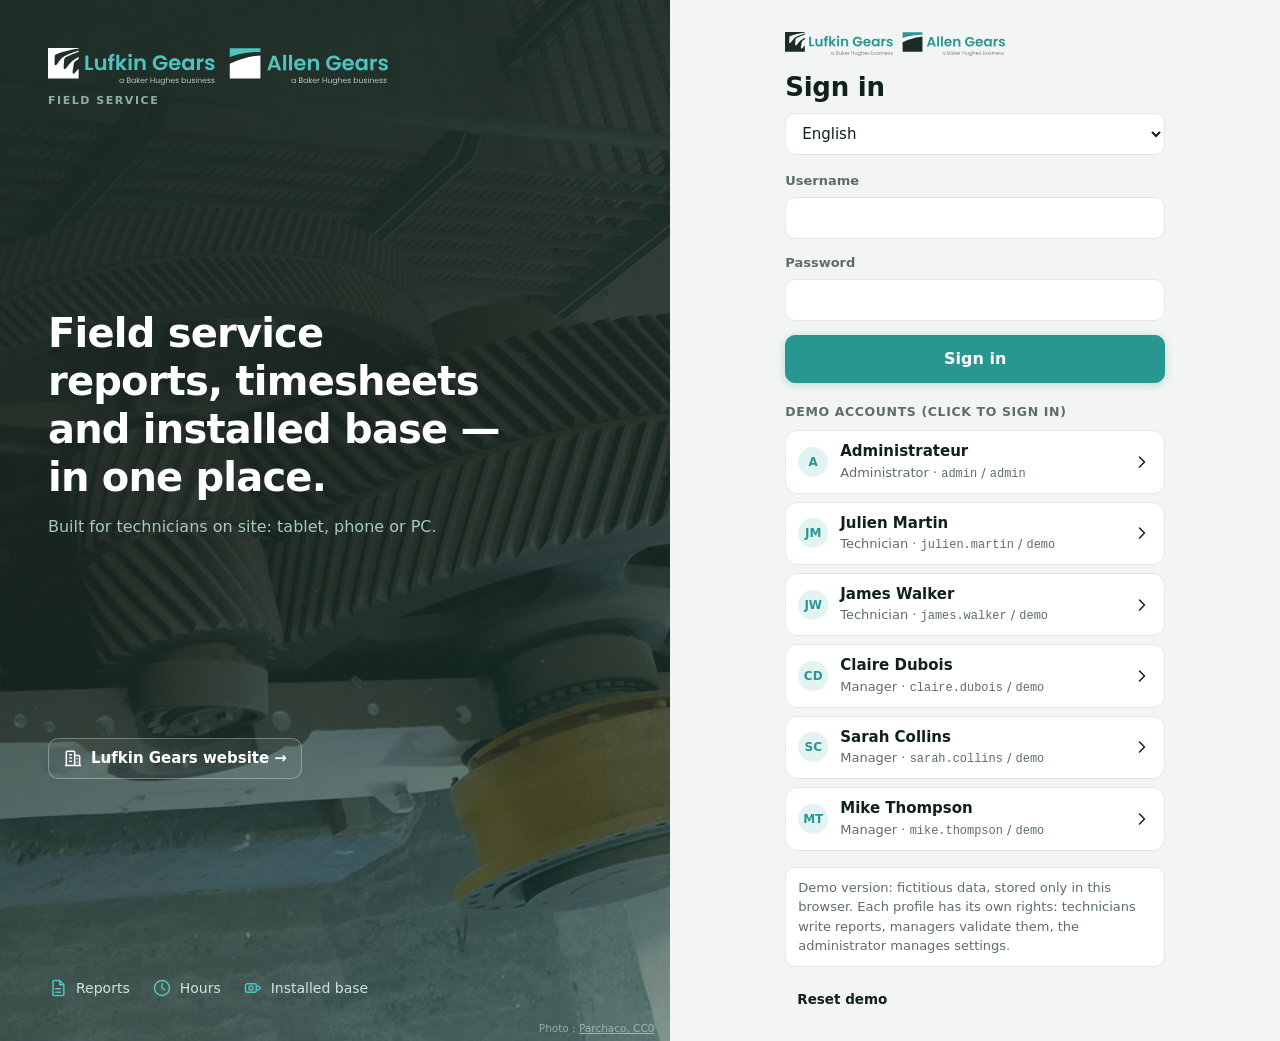
<file: index.html>
<!doctype html>
<html lang="fr">
<head>
  <meta charset="utf-8">
  <meta name="viewport" content="width=device-width, initial-scale=1, viewport-fit=cover">
  <meta name="theme-color" content="#1c2b25">
  <meta name="apple-mobile-web-app-capable" content="yes">
  <meta name="apple-mobile-web-app-status-bar-style" content="black-translucent">
  <meta name="mobile-web-app-capable" content="yes">
  <title>Field Service</title>
  <link rel="manifest" href="manifest.webmanifest">
  <link rel="icon" href="icons/icon-192.png">
  <link rel="apple-touch-icon" href="icons/icon-192.png">
  <link rel="stylesheet" href="css/app.css">
  <link rel="stylesheet" href="css/print.css">
  <script>
    // Applique le thème avant l'affichage pour éviter un flash
    try { const th = localStorage.getItem('fs_theme'); if (th && th !== 'auto') document.documentElement.dataset.theme = th; } catch (e) {}
  </script>
</head>
<body>
  <div id="root"><div class="loading">…</div></div>
  <noscript>JavaScript est nécessaire pour utiliser cette application.</noscript>
  <script type="module" src="js/app.js"></script>
</body>
</html>
</file>
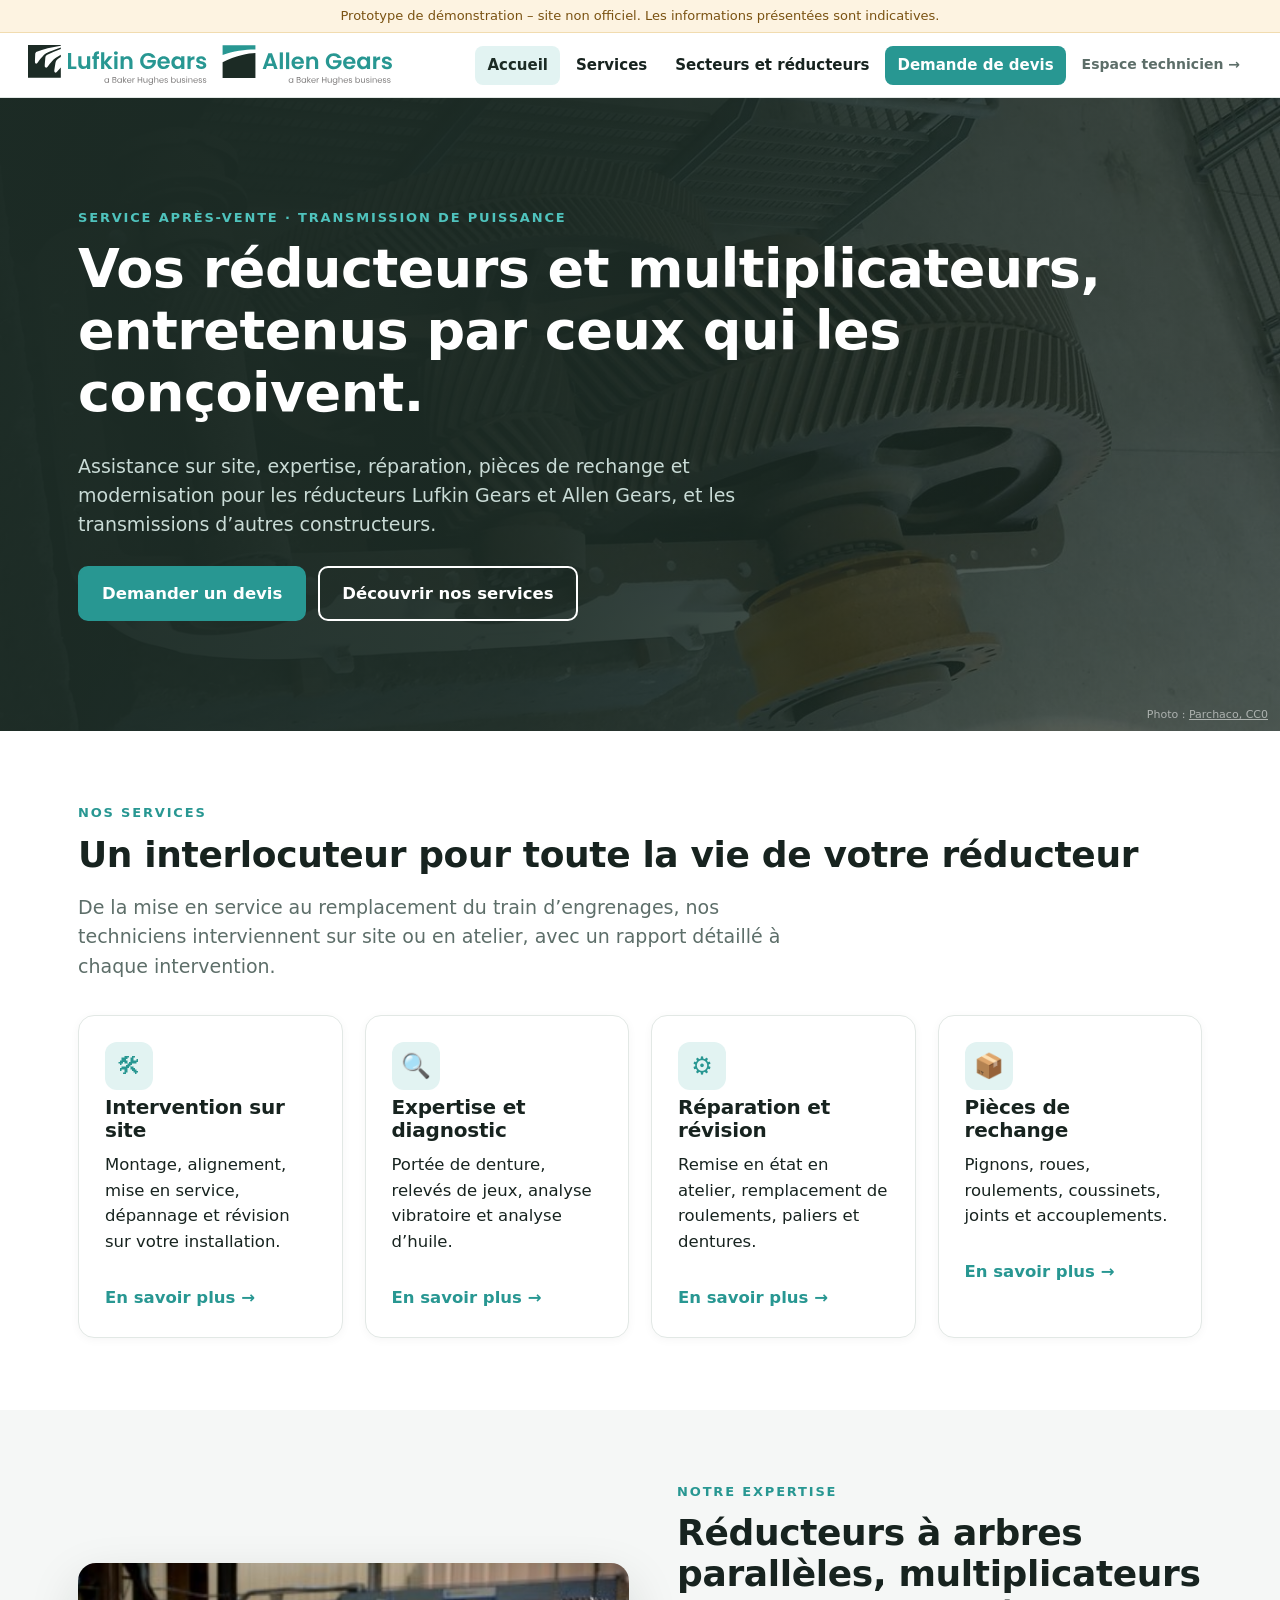
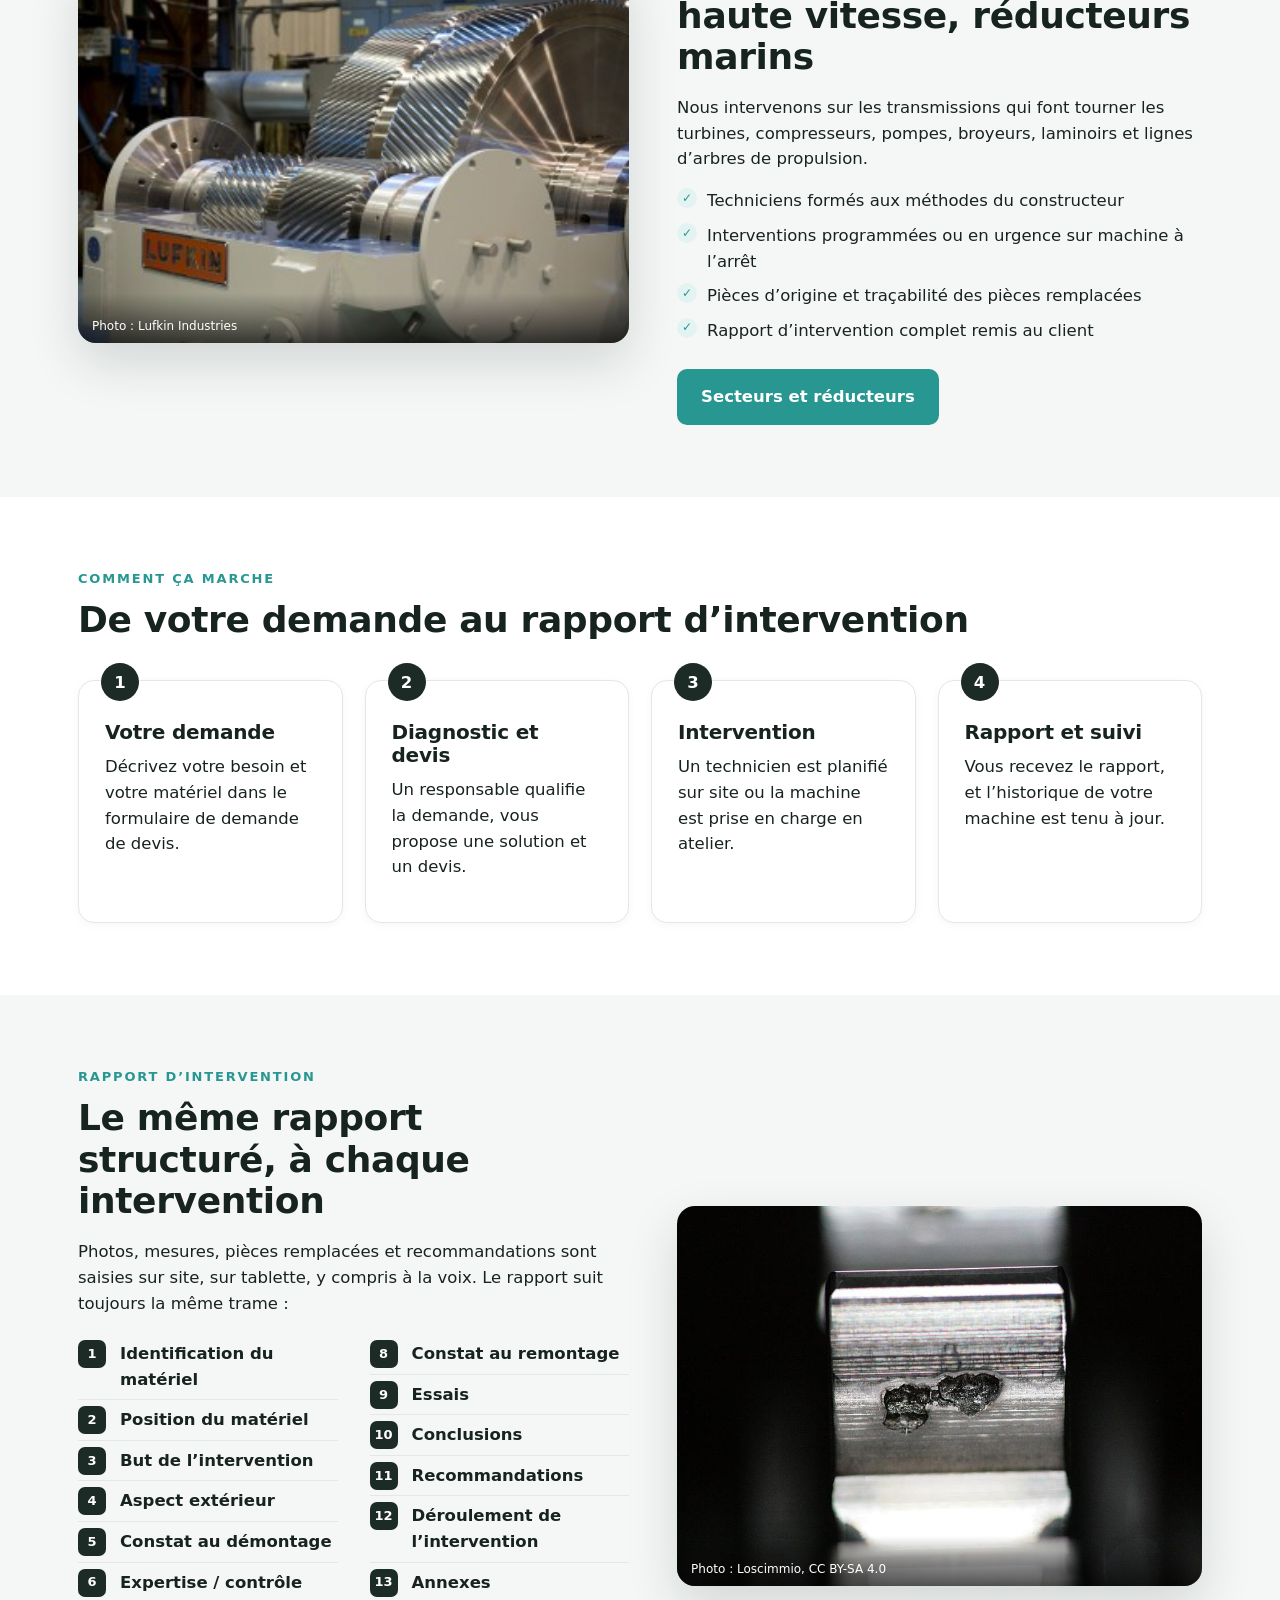
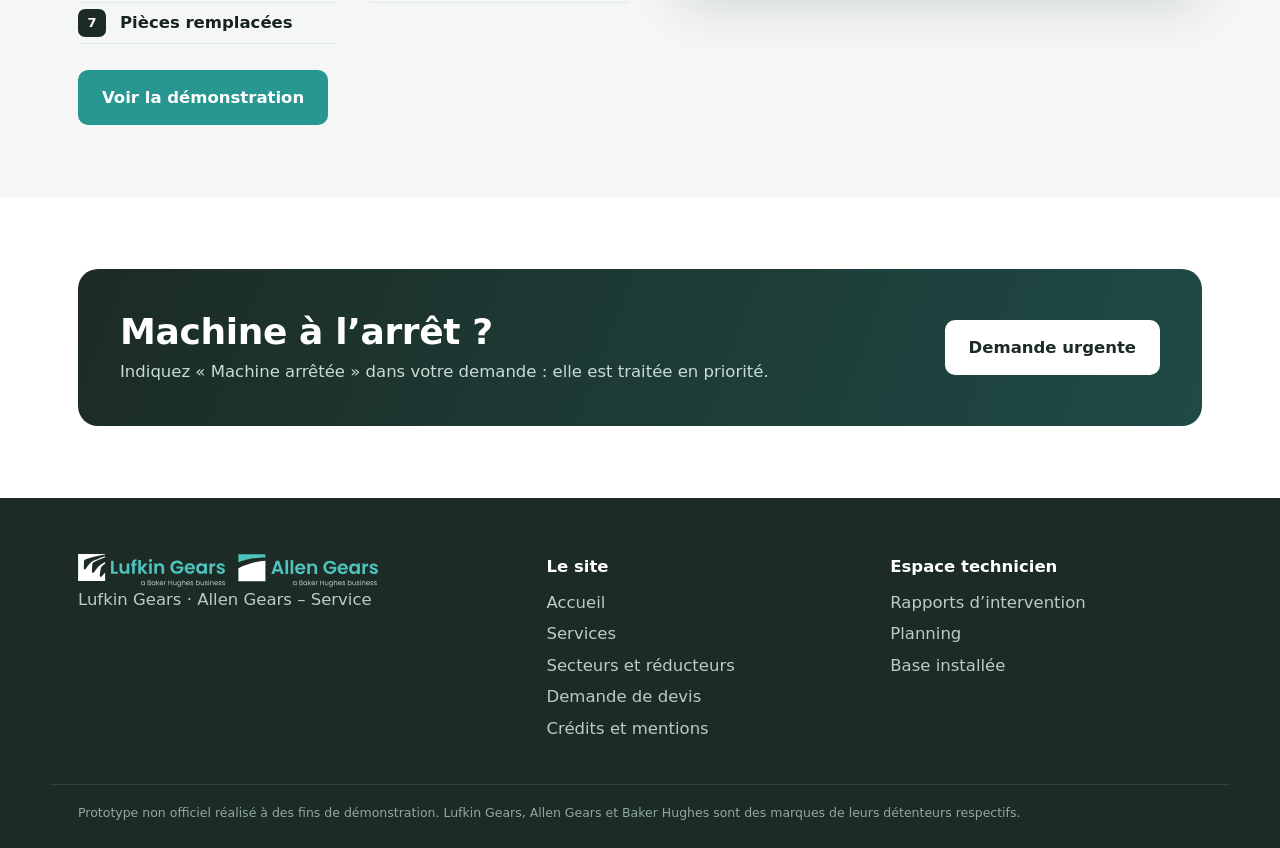
<file: site/index.html>
<!doctype html>
<html lang="fr">
<head>
  <meta charset="utf-8">
  <meta name="viewport" content="width=device-width, initial-scale=1">
  <meta name="theme-color" content="#1c2b25">
  <title>Service réducteurs et multiplicateurs – Lufkin Gears · Allen Gears (prototype)</title>
  <meta name="description" content="Assistance sur site, expertise, réparation et pièces de rechange pour réducteurs et multiplicateurs Lufkin Gears et Allen Gears. Prototype de démonstration.">
  <meta name="robots" content="noindex">
  <link rel="icon" href="../icons/icon-192.png">
  <link rel="stylesheet" href="site.css">
</head>
<body>
<main>
  <section class="hero" style="--hero-img:url(../img/photos/reducteur-double-helicoidal.jpg)">
    <div class="wrap">
      <span class="eyebrow">Service après-vente · Transmission de puissance</span>
      <h1>Vos réducteurs et multiplicateurs,<br>entretenus par ceux qui les conçoivent.</h1>
      <p class="lead">Assistance sur site, expertise, réparation, pièces de rechange et modernisation pour les réducteurs Lufkin Gears et Allen Gears, et les transmissions d’autres constructeurs.</p>
      <div class="btns"><a class="s-btn" href="devis.html">Demander un devis</a><a class="s-btn ghost" href="services.html" style="color:#fff">Découvrir nos services</a></div>
    </div>
    <span class="credit">Photo : <a href="credits.html">Parchaco, CC0</a></span>
  </section>

  <section class="s">
    <div class="wrap">
      <span class="eyebrow">Nos services</span>
      <h2>Un interlocuteur pour toute la vie de votre réducteur</h2>
      <p class="lead">De la mise en service au remplacement du train d’engrenages, nos techniciens interviennent sur site ou en atelier, avec un rapport détaillé à chaque intervention.</p>
      <div class="grid g4" style="margin-top:34px">
        <a class="card link" href="services.html#site"><div class="ico">🛠</div><h3>Intervention sur site</h3><p>Montage, alignement, mise en service, dépannage et révision sur votre installation.</p><span class="more">En savoir plus →</span></a>
        <a class="card link" href="services.html#expertise"><div class="ico">🔍</div><h3>Expertise et diagnostic</h3><p>Portée de denture, relevés de jeux, analyse vibratoire et analyse d’huile.</p><span class="more">En savoir plus →</span></a>
        <a class="card link" href="services.html#atelier"><div class="ico">⚙</div><h3>Réparation et révision</h3><p>Remise en état en atelier, remplacement de roulements, paliers et dentures.</p><span class="more">En savoir plus →</span></a>
        <a class="card link" href="services.html#pieces"><div class="ico">📦</div><h3>Pièces de rechange</h3><p>Pignons, roues, roulements, coussinets, joints et accouplements.</p><span class="more">En savoir plus →</span></a>
      </div>
    </div>
  </section>

  <section class="s alt">
    <div class="wrap split">
      <figure><img src="../img/photos/reducteur-lufkin.jpg" alt="Réducteur Lufkin en atelier"><figcaption>Photo : Lufkin Industries</figcaption></figure>
      <div>
        <span class="eyebrow">Notre expertise</span>
        <h2>Réducteurs à arbres parallèles, multiplicateurs haute vitesse, réducteurs marins</h2>
        <p>Nous intervenons sur les transmissions qui font tourner les turbines, compresseurs, pompes, broyeurs, laminoirs et lignes d’arbres de propulsion.</p>
        <ul class="checks">
          <li>Techniciens formés aux méthodes du constructeur</li>
          <li>Interventions programmées ou en urgence sur machine à l’arrêt</li>
          <li>Pièces d’origine et traçabilité des pièces remplacées</li>
          <li>Rapport d’intervention complet remis au client</li>
        </ul>
        <div class="btns"><a class="s-btn" href="secteurs.html">Secteurs et réducteurs</a></div>
      </div>
    </div>
  </section>

  <section class="s">
    <div class="wrap">
      <span class="eyebrow">Comment ça marche</span>
      <h2>De votre demande au rapport d’intervention</h2>
      <div class="grid g4 steps" style="margin-top:40px">
        <div class="card"><h3>Votre demande</h3><p>Décrivez votre besoin et votre matériel dans le formulaire de demande de devis.</p></div>
        <div class="card"><h3>Diagnostic et devis</h3><p>Un responsable qualifie la demande, vous propose une solution et un devis.</p></div>
        <div class="card"><h3>Intervention</h3><p>Un technicien est planifié sur site ou la machine est prise en charge en atelier.</p></div>
        <div class="card"><h3>Rapport et suivi</h3><p>Vous recevez le rapport, et l’historique de votre machine est tenu à jour.</p></div>
      </div>
    </div>
  </section>

  <section class="s alt">
    <div class="wrap split rev">
      <figure><img src="../img/demo/denture-pitting.jpg" alt="Pitting sur un flanc de denture"><figcaption>Photo : Loscimmio, CC BY-SA 4.0</figcaption></figure>
      <div>
        <span class="eyebrow">Rapport d’intervention</span>
        <h2>Le même rapport structuré, à chaque intervention</h2>
        <p>Photos, mesures, pièces remplacées et recommandations sont saisies sur site, sur tablette, y compris à la voix. Le rapport suit toujours la même trame :</p>
        <ol class="trame">
          <li>Identification du matériel</li><li>Position du matériel</li><li>But de l’intervention</li><li>Aspect extérieur</li>
          <li>Constat au démontage</li><li>Expertise / contrôle</li><li>Pièces remplacées</li><li>Constat au remontage</li>
          <li>Essais</li><li>Conclusions</li><li>Recommandations</li><li>Déroulement de l’intervention</li><li>Annexes</li>
        </ol>
        <div class="btns"><a class="s-btn" href="../index.html">Voir la démonstration</a></div>
      </div>
    </div>
  </section>

  <section class="s">
    <div class="wrap">
      <div class="band">
        <div><h2>Machine à l’arrêt ?</h2><p>Indiquez « Machine arrêtée » dans votre demande : elle est traitée en priorité.</p></div>
        <a class="s-btn light" href="devis.html?urgence=emergency">Demande urgente</a>
      </div>
    </div>
  </section>
</main>
<script type="module" src="site.js"></script>
</body>
</html>
</file>
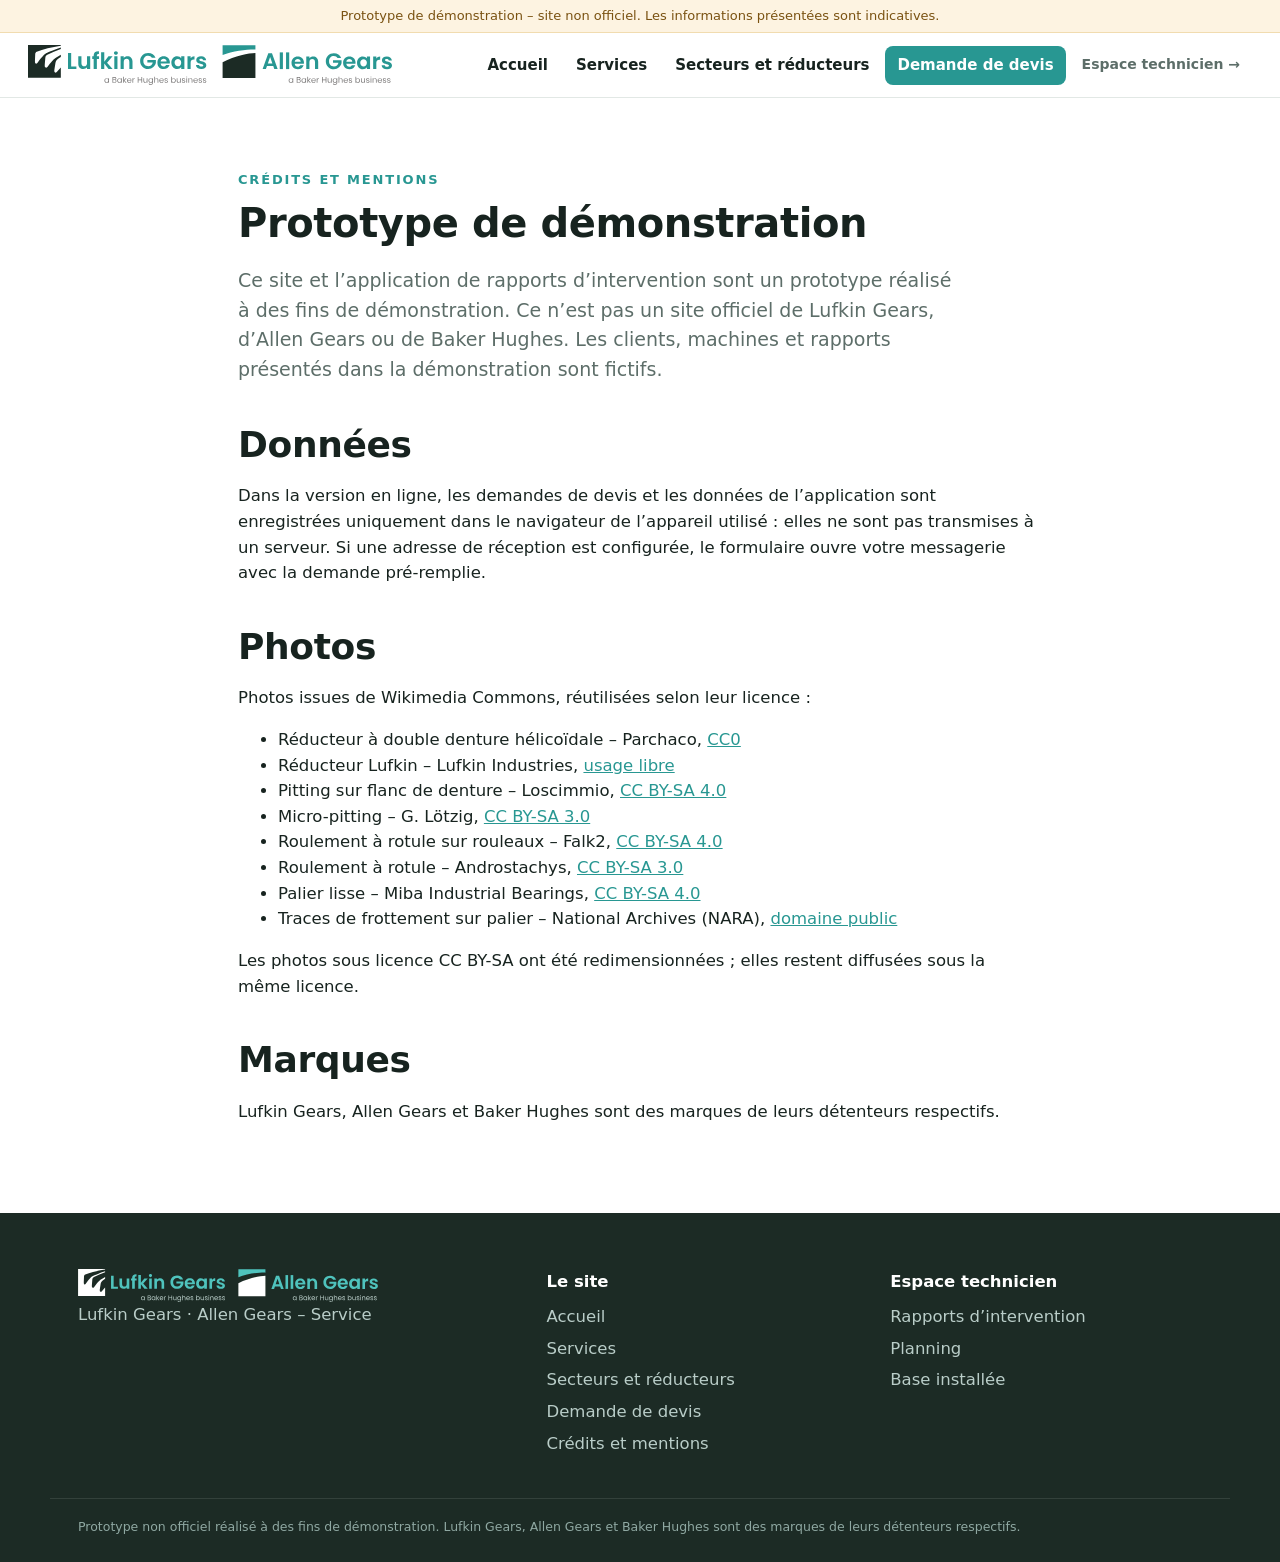
<file: site/credits.html>
<!doctype html>
<html lang="fr">
<head>
  <meta charset="utf-8">
  <meta name="viewport" content="width=device-width, initial-scale=1">
  <title>Crédits et mentions – prototype</title>
  <meta name="robots" content="noindex">
  <link rel="icon" href="../icons/icon-192.png">
  <link rel="stylesheet" href="site.css">
</head>
<body>
<main>
  <section class="s">
    <div class="wrap" style="max-width:860px">
      <span class="eyebrow">Crédits et mentions</span>
      <h1 style="font-size:40px">Prototype de démonstration</h1>
      <p class="lead">Ce site et l’application de rapports d’intervention sont un prototype réalisé à des fins de démonstration. Ce n’est pas un site officiel de Lufkin Gears, d’Allen Gears ou de Baker Hughes. Les clients, machines et rapports présentés dans la démonstration sont fictifs.</p>

      <h2 style="margin-top:40px">Données</h2>
      <p>Dans la version en ligne, les demandes de devis et les données de l’application sont enregistrées uniquement dans le navigateur de l’appareil utilisé : elles ne sont pas transmises à un serveur. Si une adresse de réception est configurée, le formulaire ouvre votre messagerie avec la demande pré-remplie.</p>

      <h2 style="margin-top:40px">Photos</h2>
      <p>Photos issues de Wikimedia Commons, réutilisées selon leur licence :</p>
      <ul>
        <li>Réducteur à double denture hélicoïdale – Parchaco, <a href="https://commons.wikimedia.org/wiki/File:Double-helical_gear.jpg">CC0</a></li>
        <li>Réducteur Lufkin – Lufkin Industries, <a href="https://commons.wikimedia.org/wiki/File:Lufkin_Power_Transmission_Gear_Box.jpg">usage libre</a></li>
        <li>Pitting sur flanc de denture – Loscimmio, <a href="https://commons.wikimedia.org/wiki/File:Pitting_on_gear_flank.jpg">CC BY-SA 4.0</a></li>
        <li>Micro-pitting – G. Lötzig, <a href="https://commons.wikimedia.org/wiki/File:Micro_pitting_gear.jpg">CC BY-SA 3.0</a></li>
        <li>Roulement à rotule sur rouleaux – Falk2, <a href="https://commons.wikimedia.org/wiki/File:C00_328_Doppelpendelrollenlager.jpg">CC BY-SA 4.0</a></li>
        <li>Roulement à rotule – Androstachys, <a href="https://commons.wikimedia.org/wiki/File:Wingquist_bearing00.jpg">CC BY-SA 3.0</a></li>
        <li>Palier lisse – Miba Industrial Bearings, <a href="https://commons.wikimedia.org/wiki/File:Miba_Journal_Bearing.jpg">CC BY-SA 4.0</a></li>
        <li>Traces de frottement sur palier – National Archives (NARA), <a href="https://commons.wikimedia.org/wiki/File:JOURNAL_BEARINGS_RUB_MARKS_-_HYDRAULIC_BEARING_SURFACE_RUBBING_-_NARA_-_17420812.jpg">domaine public</a></li>
      </ul>
      <p>Les photos sous licence CC BY-SA ont été redimensionnées ; elles restent diffusées sous la même licence.</p>

      <h2 style="margin-top:40px">Marques</h2>
      <p>Lufkin Gears, Allen Gears et Baker Hughes sont des marques de leurs détenteurs respectifs.</p>
    </div>
  </section>
</main>
<script type="module" src="site.js"></script>
</body>
</html>
</file>
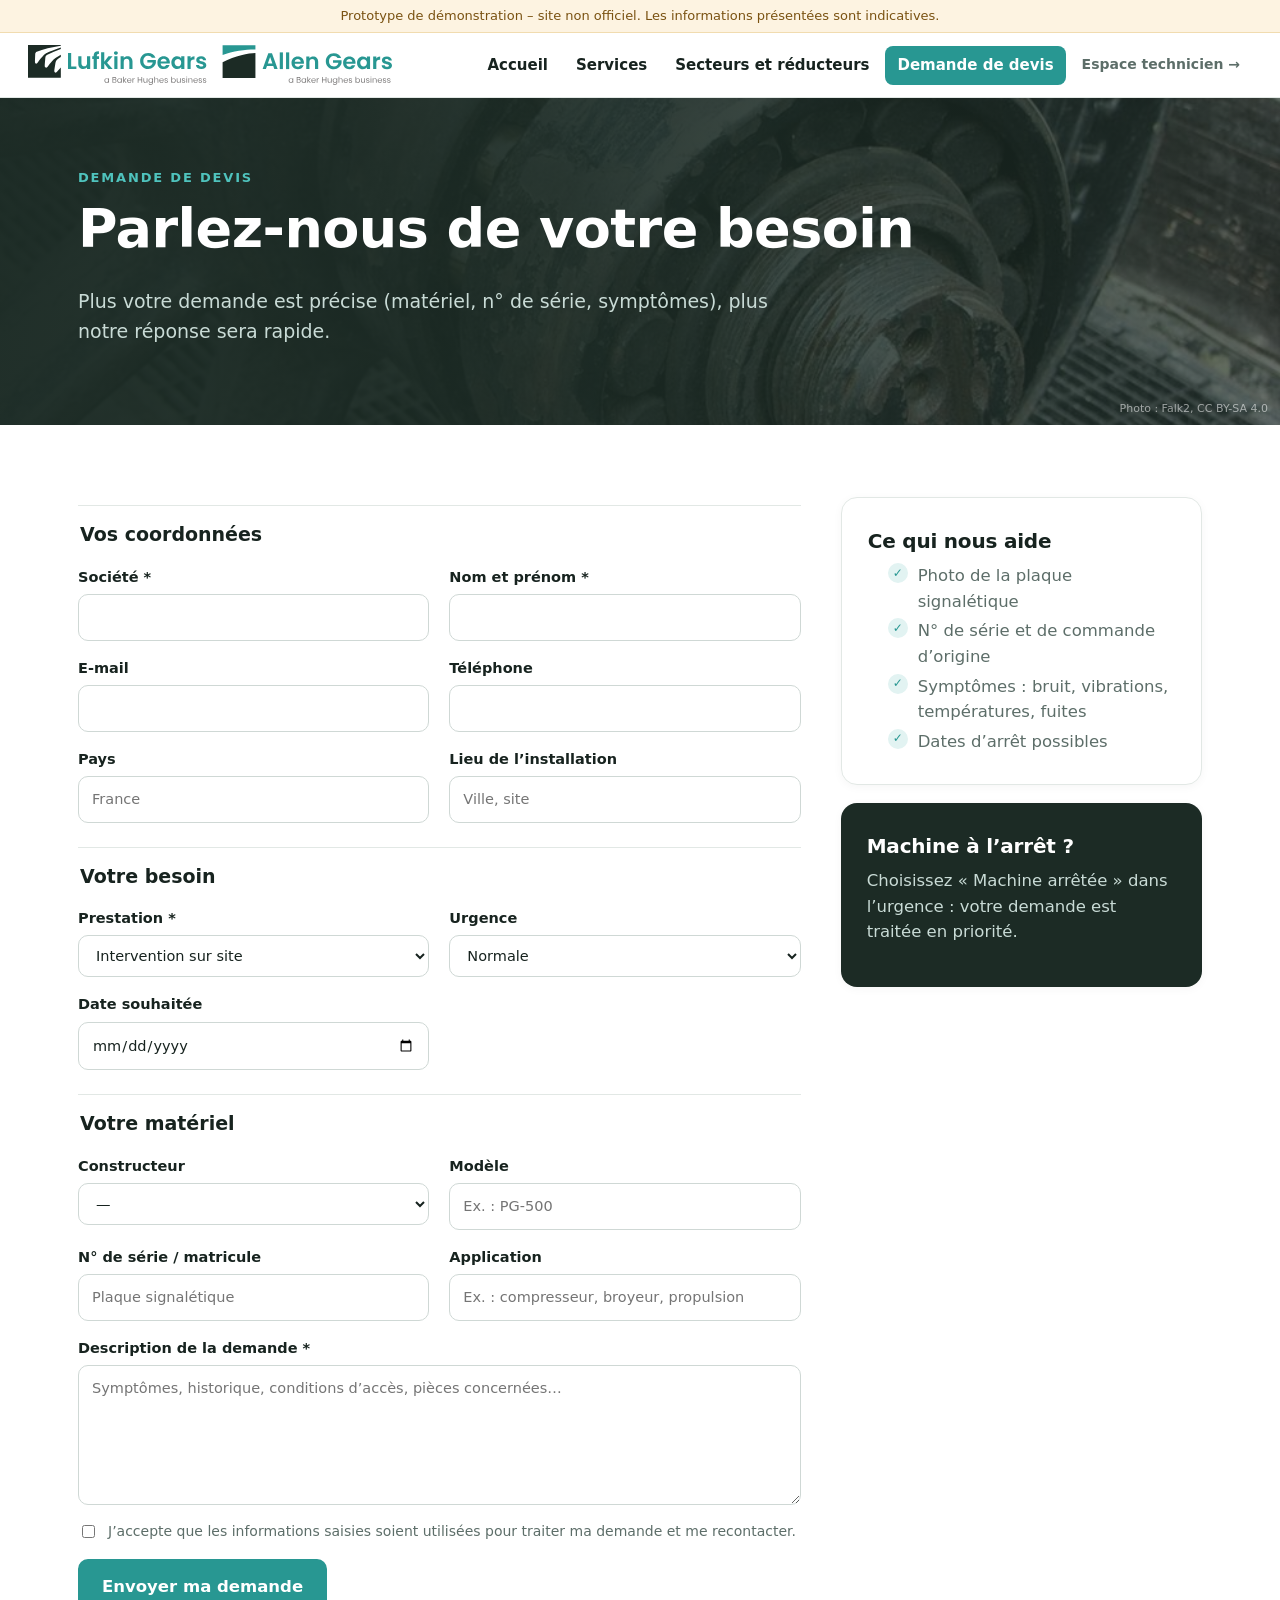
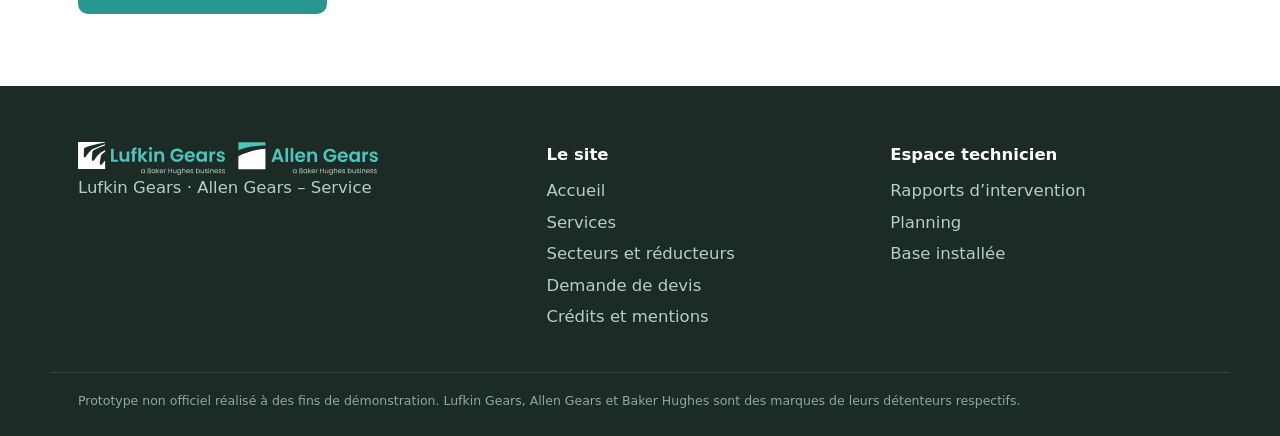
<file: site/devis.html>
<!doctype html>
<html lang="fr">
<head>
  <meta charset="utf-8">
  <meta name="viewport" content="width=device-width, initial-scale=1">
  <meta name="theme-color" content="#1c2b25">
  <title>Demande de devis – Lufkin Gears · Allen Gears (prototype)</title>
  <meta name="robots" content="noindex">
  <link rel="icon" href="../icons/icon-192.png">
  <link rel="stylesheet" href="site.css">
</head>
<body>
<main>
  <section class="hero small" style="--hero-img:url(../img/demo/roulement-rotule-en-place.jpg)">
    <div class="wrap">
      <span class="eyebrow">Demande de devis</span>
      <h1>Parlez-nous de votre besoin</h1>
      <p class="lead">Plus votre demande est précise (matériel, n° de série, symptômes), plus notre réponse sera rapide.</p>
    </div>
    <span class="credit">Photo : Falk2, CC BY-SA 4.0</span>
  </section>

  <section class="s">
    <div class="wrap devis-grid">
      <div>
        <form id="rfq-form" class="form" autocomplete="on">
          <fieldset>
            <legend>Vos coordonnées</legend>
            <label>Société *<input name="company" required autocomplete="organization"></label>
            <label>Nom et prénom *<input name="contact_name" required autocomplete="name"></label>
            <label>E-mail<input name="email" type="email" autocomplete="email"></label>
            <label>Téléphone<input name="phone" type="tel" autocomplete="tel"></label>
            <label>Pays<input name="country" autocomplete="country-name" placeholder="France"></label>
            <label>Lieu de l’installation<input name="location" placeholder="Ville, site"></label>
          </fieldset>
          <fieldset>
            <legend>Votre besoin</legend>
            <label>Prestation *<select name="service" required>
              <option value="field_service">Intervention sur site</option>
              <option value="inspection">Inspection / expertise</option>
              <option value="repair">Réparation / révision</option>
              <option value="spare_parts">Pièces de rechange</option>
              <option value="upgrade">Modernisation / re-rating</option>
              <option value="training">Formation / contrat de maintenance</option>
              <option value="other">Autre</option>
            </select></label>
            <label>Urgence<select name="urgency">
              <option value="normal">Normale</option>
              <option value="urgent">Urgente (sous quelques jours)</option>
              <option value="emergency">Machine arrêtée</option>
            </select></label>
            <label>Date souhaitée<input name="desired_date" type="date"></label>
          </fieldset>
          <fieldset>
            <legend>Votre matériel</legend>
            <label>Constructeur<select name="manufacturer">
              <option value="">—</option><option>Lufkin</option><option>Allen Gears</option><option>Comélor</option><option>Autre constructeur</option>
            </select></label>
            <label>Modèle<input name="model" placeholder="Ex. : PG-500"></label>
            <label>N° de série / matricule<input name="serial" placeholder="Plaque signalétique"></label>
            <label>Application<input name="application" placeholder="Ex. : compresseur, broyeur, propulsion"></label>
            <label class="full">Description de la demande *<textarea name="description" required placeholder="Symptômes, historique, conditions d’accès, pièces concernées…"></textarea></label>
            <label class="consent full"><input type="checkbox" required> J’accepte que les informations saisies soient utilisées pour traiter ma demande et me recontacter.</label>
          </fieldset>
          <input type="text" name="_honey" tabindex="-1" autocomplete="off" aria-hidden="true" style="position:absolute;left:-9999px">
          <div class="full"><button class="s-btn" type="submit">Envoyer ma demande</button></div>
        </form>
        <div id="rfq-msg" class="msg"></div>
      </div>
      <aside class="aside">
        <div class="card">
          <h3>Ce qui nous aide</h3>
          <ul class="checks">
            <li>Photo de la plaque signalétique</li>
            <li>N° de série et de commande d’origine</li>
            <li>Symptômes : bruit, vibrations, températures, fuites</li>
            <li>Dates d’arrêt possibles</li>
          </ul>
        </div>
        <div class="card" style="margin-top:18px;background:#1c2b25;color:#fff;border:0">
          <h3 style="color:#fff">Machine à l’arrêt ?</h3>
          <p style="color:#c9dbd6">Choisissez « Machine arrêtée » dans l’urgence : votre demande est traitée en priorité.</p>
        </div>
      </aside>
    </div>
  </section>
</main>
<script type="module" src="site.js"></script>
</body>
</html>
</file>
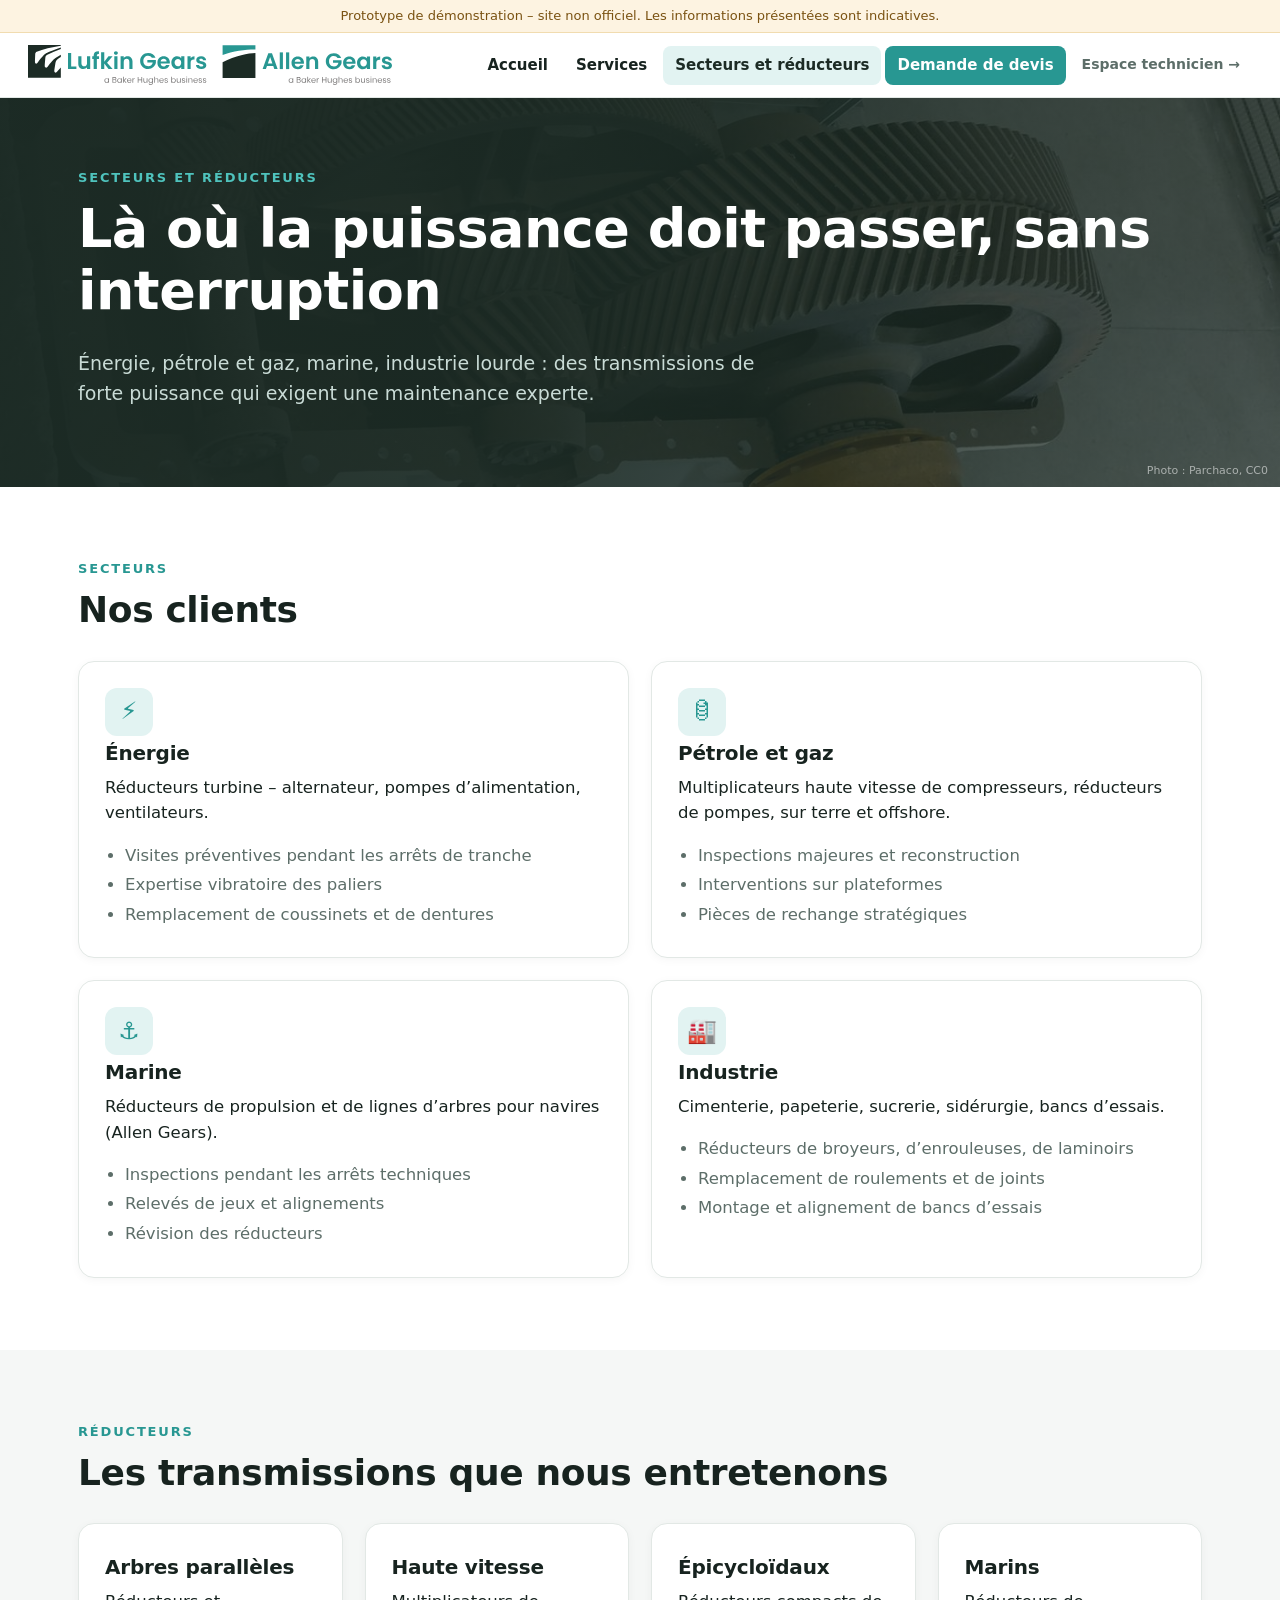
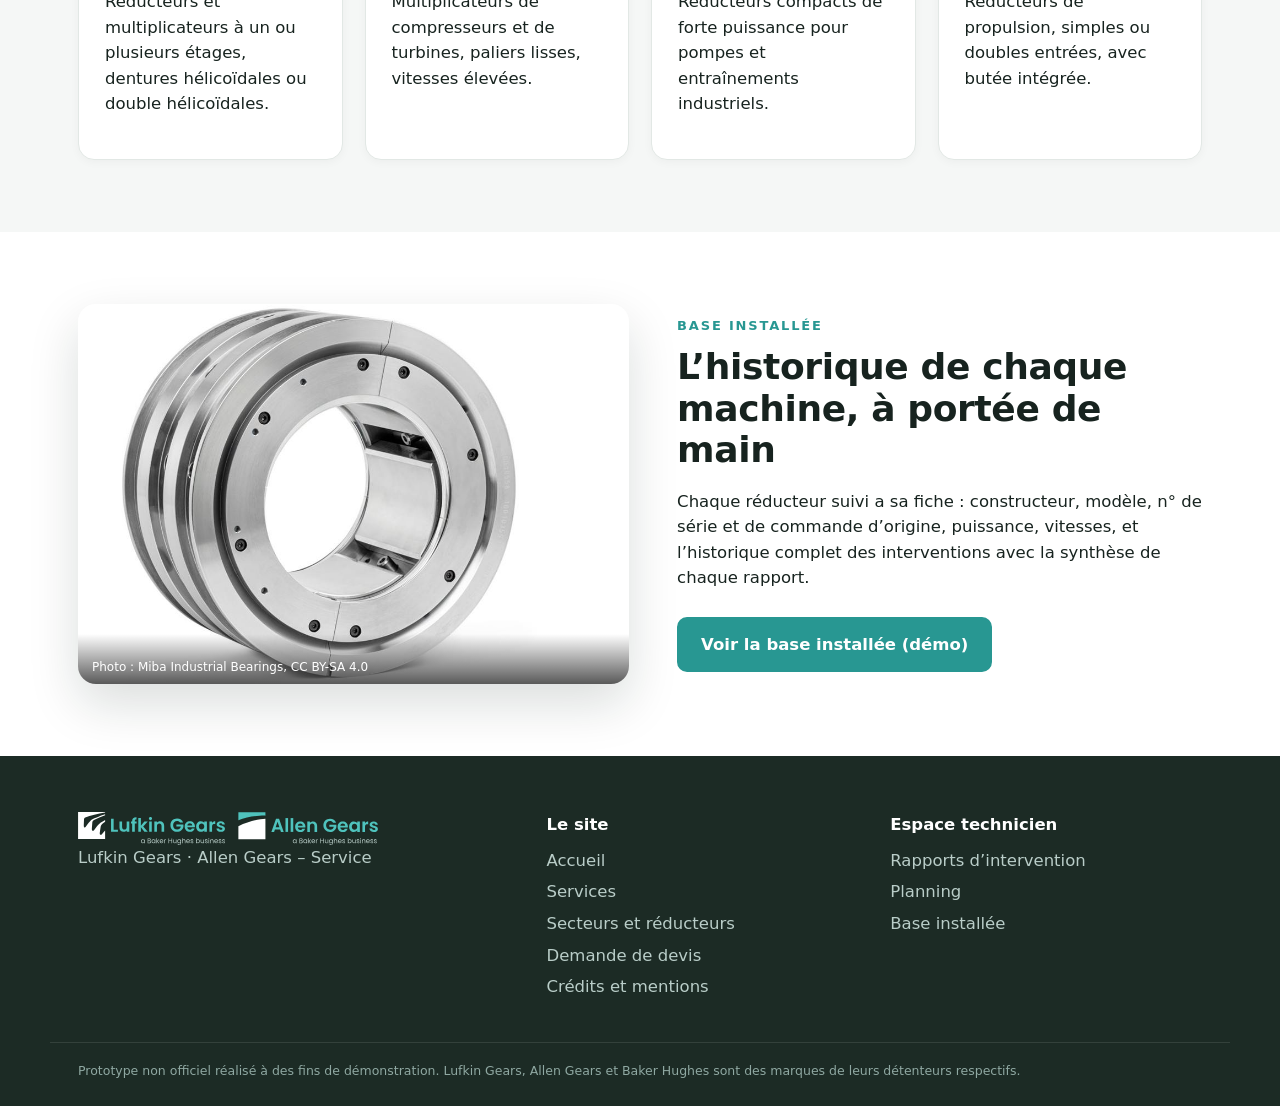
<file: site/secteurs.html>
<!doctype html>
<html lang="fr">
<head>
  <meta charset="utf-8">
  <meta name="viewport" content="width=device-width, initial-scale=1">
  <meta name="theme-color" content="#1c2b25">
  <title>Secteurs et réducteurs – Lufkin Gears · Allen Gears (prototype)</title>
  <meta name="robots" content="noindex">
  <link rel="icon" href="../icons/icon-192.png">
  <link rel="stylesheet" href="site.css">
</head>
<body>
<main>
  <section class="hero small" style="--hero-img:url(../img/photos/reducteur-double-helicoidal.jpg)">
    <div class="wrap">
      <span class="eyebrow">Secteurs et réducteurs</span>
      <h1>Là où la puissance doit passer, sans interruption</h1>
      <p class="lead">Énergie, pétrole et gaz, marine, industrie lourde : des transmissions de forte puissance qui exigent une maintenance experte.</p>
    </div>
    <span class="credit">Photo : Parchaco, CC0</span>
  </section>

  <section class="s">
    <div class="wrap">
      <span class="eyebrow">Secteurs</span>
      <h2>Nos clients</h2>
      <div class="grid g2" style="margin-top:30px">
        <div class="card"><div class="ico">⚡</div><h3>Énergie</h3><p>Réducteurs turbine – alternateur, pompes d’alimentation, ventilateurs.</p>
          <ul><li>Visites préventives pendant les arrêts de tranche</li><li>Expertise vibratoire des paliers</li><li>Remplacement de coussinets et de dentures</li></ul></div>
        <div class="card"><div class="ico">🛢</div><h3>Pétrole et gaz</h3><p>Multiplicateurs haute vitesse de compresseurs, réducteurs de pompes, sur terre et offshore.</p>
          <ul><li>Inspections majeures et reconstruction</li><li>Interventions sur plateformes</li><li>Pièces de rechange stratégiques</li></ul></div>
        <div class="card"><div class="ico">⚓</div><h3>Marine</h3><p>Réducteurs de propulsion et de lignes d’arbres pour navires (Allen Gears).</p>
          <ul><li>Inspections pendant les arrêts techniques</li><li>Relevés de jeux et alignements</li><li>Révision des réducteurs</li></ul></div>
        <div class="card"><div class="ico">🏭</div><h3>Industrie</h3><p>Cimenterie, papeterie, sucrerie, sidérurgie, bancs d’essais.</p>
          <ul><li>Réducteurs de broyeurs, d’enrouleuses, de laminoirs</li><li>Remplacement de roulements et de joints</li><li>Montage et alignement de bancs d’essais</li></ul></div>
      </div>
    </div>
  </section>

  <section class="s alt">
    <div class="wrap">
      <span class="eyebrow">Réducteurs</span>
      <h2>Les transmissions que nous entretenons</h2>
      <div class="grid g4" style="margin-top:30px">
        <div class="card"><h3>Arbres parallèles</h3><p>Réducteurs et multiplicateurs à un ou plusieurs étages, dentures hélicoïdales ou double hélicoïdales.</p></div>
        <div class="card"><h3>Haute vitesse</h3><p>Multiplicateurs de compresseurs et de turbines, paliers lisses, vitesses élevées.</p></div>
        <div class="card"><h3>Épicycloïdaux</h3><p>Réducteurs compacts de forte puissance pour pompes et entraînements industriels.</p></div>
        <div class="card"><h3>Marins</h3><p>Réducteurs de propulsion, simples ou doubles entrées, avec butée intégrée.</p></div>
      </div>
    </div>
  </section>

  <section class="s">
    <div class="wrap split">
      <figure><img src="../img/demo/palier-lisse.jpg" alt="Palier lisse"><figcaption>Photo : Miba Industrial Bearings, CC BY-SA 4.0</figcaption></figure>
      <div>
        <span class="eyebrow">Base installée</span>
        <h2>L’historique de chaque machine, à portée de main</h2>
        <p>Chaque réducteur suivi a sa fiche : constructeur, modèle, n° de série et de commande d’origine, puissance, vitesses, et l’historique complet des interventions avec la synthèse de chaque rapport.</p>
        <div class="btns"><a class="s-btn" href="../index.html#/machines">Voir la base installée (démo)</a></div>
      </div>
    </div>
  </section>
</main>
<script type="module" src="site.js"></script>
</body>
</html>
</file>
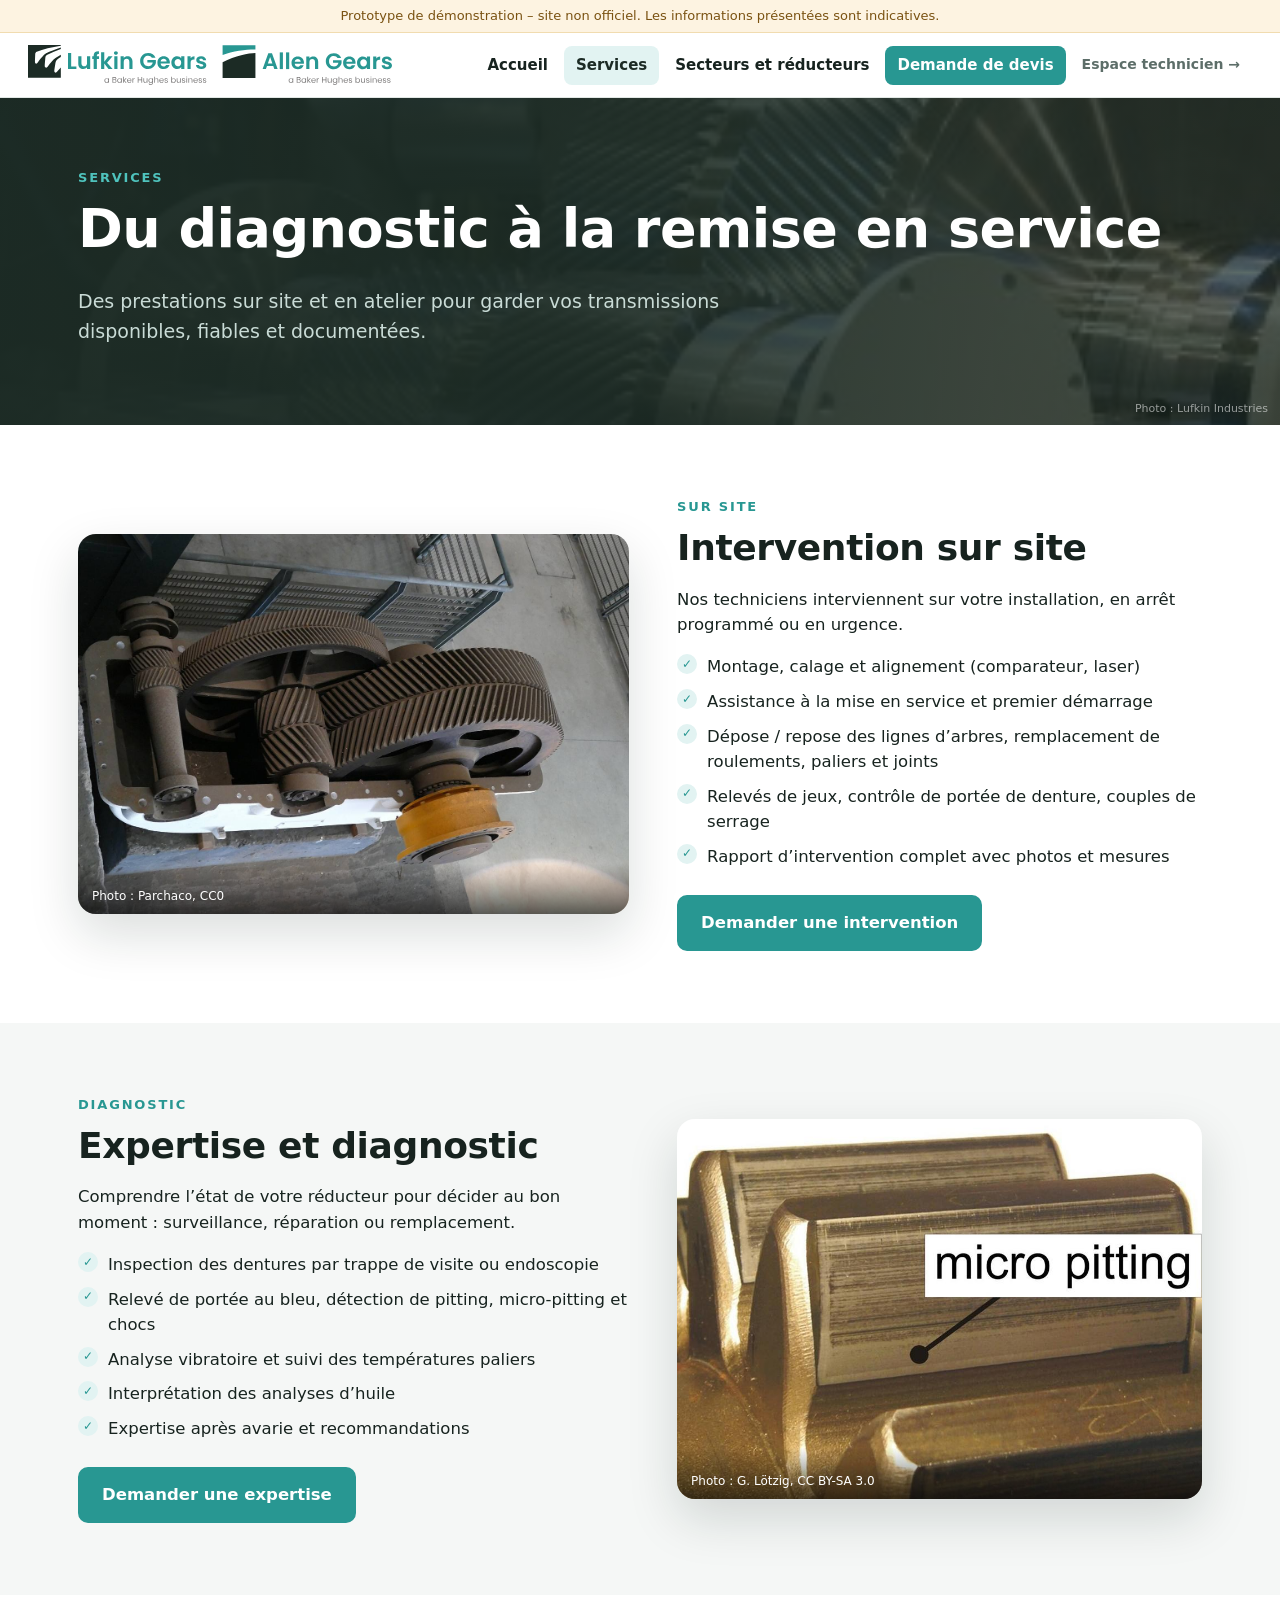
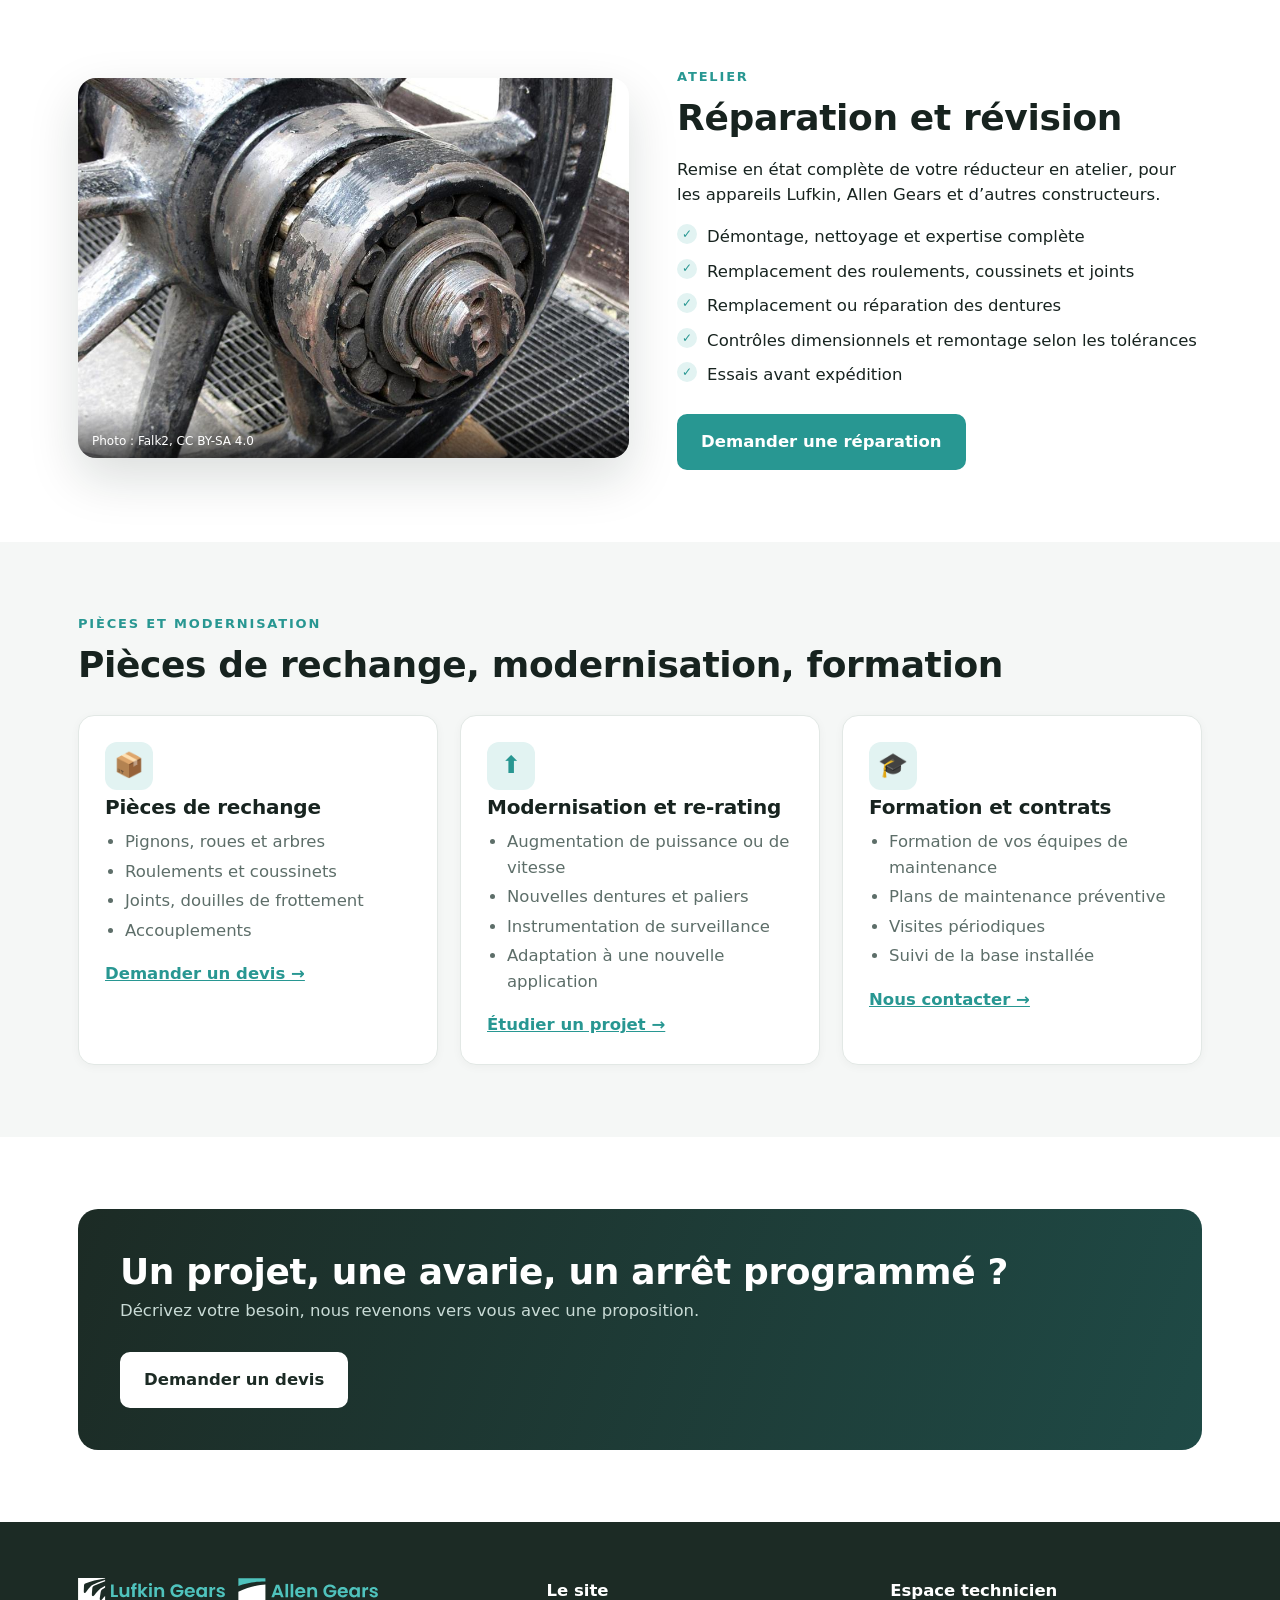
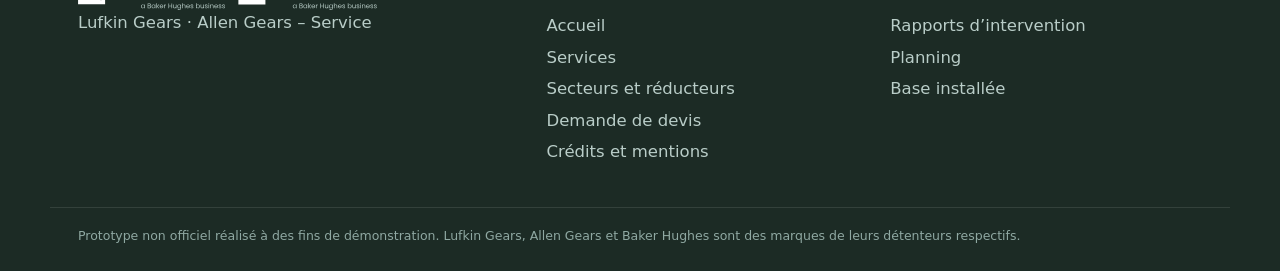
<file: site/services.html>
<!doctype html>
<html lang="fr">
<head>
  <meta charset="utf-8">
  <meta name="viewport" content="width=device-width, initial-scale=1">
  <meta name="theme-color" content="#1c2b25">
  <title>Services – Lufkin Gears · Allen Gears (prototype)</title>
  <meta name="robots" content="noindex">
  <link rel="icon" href="../icons/icon-192.png">
  <link rel="stylesheet" href="site.css">
</head>
<body>
<main>
  <section class="hero small" style="--hero-img:url(../img/photos/reducteur-lufkin.jpg)">
    <div class="wrap">
      <span class="eyebrow">Services</span>
      <h1>Du diagnostic à la remise en service</h1>
      <p class="lead">Des prestations sur site et en atelier pour garder vos transmissions disponibles, fiables et documentées.</p>
    </div>
    <span class="credit">Photo : Lufkin Industries</span>
  </section>

  <section class="s" id="site">
    <div class="wrap split">
      <figure><img src="../img/photos/reducteur-double-helicoidal.jpg" alt="Réducteur à double denture hélicoïdale, carter ouvert"><figcaption>Photo : Parchaco, CC0</figcaption></figure>
      <div>
        <span class="eyebrow">Sur site</span>
        <h2>Intervention sur site</h2>
        <p>Nos techniciens interviennent sur votre installation, en arrêt programmé ou en urgence.</p>
        <ul class="checks">
          <li>Montage, calage et alignement (comparateur, laser)</li>
          <li>Assistance à la mise en service et premier démarrage</li>
          <li>Dépose / repose des lignes d’arbres, remplacement de roulements, paliers et joints</li>
          <li>Relevés de jeux, contrôle de portée de denture, couples de serrage</li>
          <li>Rapport d’intervention complet avec photos et mesures</li>
        </ul>
        <div class="btns"><a class="s-btn" href="devis.html?service=field_service">Demander une intervention</a></div>
      </div>
    </div>
  </section>

  <section class="s alt" id="expertise">
    <div class="wrap split rev">
      <figure><img src="../img/demo/denture-micro-pitting.jpg" alt="Micro-pitting sur une denture"><figcaption>Photo : G. Lötzig, CC BY-SA 3.0</figcaption></figure>
      <div>
        <span class="eyebrow">Diagnostic</span>
        <h2>Expertise et diagnostic</h2>
        <p>Comprendre l’état de votre réducteur pour décider au bon moment : surveillance, réparation ou remplacement.</p>
        <ul class="checks">
          <li>Inspection des dentures par trappe de visite ou endoscopie</li>
          <li>Relevé de portée au bleu, détection de pitting, micro-pitting et chocs</li>
          <li>Analyse vibratoire et suivi des températures paliers</li>
          <li>Interprétation des analyses d’huile</li>
          <li>Expertise après avarie et recommandations</li>
        </ul>
        <div class="btns"><a class="s-btn" href="devis.html?service=inspection">Demander une expertise</a></div>
      </div>
    </div>
  </section>

  <section class="s" id="atelier">
    <div class="wrap split">
      <figure><img src="../img/demo/roulement-rotule-en-place.jpg" alt="Roulement à rotule sur rouleaux en place"><figcaption>Photo : Falk2, CC BY-SA 4.0</figcaption></figure>
      <div>
        <span class="eyebrow">Atelier</span>
        <h2>Réparation et révision</h2>
        <p>Remise en état complète de votre réducteur en atelier, pour les appareils Lufkin, Allen Gears et d’autres constructeurs.</p>
        <ul class="checks">
          <li>Démontage, nettoyage et expertise complète</li>
          <li>Remplacement des roulements, coussinets et joints</li>
          <li>Remplacement ou réparation des dentures</li>
          <li>Contrôles dimensionnels et remontage selon les tolérances</li>
          <li>Essais avant expédition</li>
        </ul>
        <div class="btns"><a class="s-btn" href="devis.html?service=repair">Demander une réparation</a></div>
      </div>
    </div>
  </section>

  <section class="s alt" id="pieces">
    <div class="wrap">
      <span class="eyebrow">Pièces et modernisation</span>
      <h2>Pièces de rechange, modernisation, formation</h2>
      <div class="grid g3" style="margin-top:30px">
        <div class="card"><div class="ico">📦</div><h3>Pièces de rechange</h3>
          <ul><li>Pignons, roues et arbres</li><li>Roulements et coussinets</li><li>Joints, douilles de frottement</li><li>Accouplements</li></ul>
          <a class="more" href="devis.html?service=spare_parts">Demander un devis →</a></div>
        <div class="card" id="modernisation"><div class="ico">⬆</div><h3>Modernisation et re-rating</h3>
          <ul><li>Augmentation de puissance ou de vitesse</li><li>Nouvelles dentures et paliers</li><li>Instrumentation de surveillance</li><li>Adaptation à une nouvelle application</li></ul>
          <a class="more" href="devis.html?service=upgrade">Étudier un projet →</a></div>
        <div class="card"><div class="ico">🎓</div><h3>Formation et contrats</h3>
          <ul><li>Formation de vos équipes de maintenance</li><li>Plans de maintenance préventive</li><li>Visites périodiques</li><li>Suivi de la base installée</li></ul>
          <a class="more" href="devis.html?service=training">Nous contacter →</a></div>
      </div>
    </div>
  </section>

  <section class="s">
    <div class="wrap">
      <div class="band">
        <div><h2>Un projet, une avarie, un arrêt programmé ?</h2><p>Décrivez votre besoin, nous revenons vers vous avec une proposition.</p></div>
        <a class="s-btn light" href="devis.html">Demander un devis</a>
      </div>
    </div>
  </section>
</main>
<script type="module" src="site.js"></script>
</body>
</html>
</file>
<file: css/app.css>
/* ==========================================================
   Field Service – feuille de style
   Palette : couleurs Lufkin Gears / Allen Gears (vert très foncé #1c2b25 + sarcelle #289792)
   ========================================================== */
:root {
  --brand: #1c2b25;
  --brand-2: #25392f;
  --accent: #289792;
  --accent-ink: #ffffff;
  --accent-soft: #e2f3f2;
  --bg: #f3f5f4;
  --surface: #ffffff;
  --surface-2: #f7f9f8;
  --ink: #10201c;
  --muted: #5d6e69;
  --line: #e2e8e5;
  --danger: #c8372d;
  --danger-soft: #fbe9e7;
  --warn: #b7791f;
  --warn-soft: #fdf3e1;
  --info: #2563a8;
  --info-soft: #e6eff9;
  --ok: #1d7f55;
  --ok-soft: #e2f4ea;
  --shadow: 0 1px 2px rgba(16, 32, 28, .05), 0 4px 16px rgba(16, 32, 28, .05);
  --shadow-lg: 0 20px 50px rgba(5, 30, 26, .22);
  --radius: 14px;
  --radius-sm: 10px;
  --font: "Segoe UI Variable Text", "Segoe UI", system-ui, -apple-system, Roboto, "Helvetica Neue", Arial, sans-serif;
  --font-display: "Segoe UI Variable Display", "Segoe UI", system-ui, -apple-system, Roboto, sans-serif;
  --mono: "Cascadia Mono", Consolas, ui-monospace, monospace;
  --sidebar-w: 248px;
  color-scheme: light;
}
@media (prefers-color-scheme: dark) {
  :root:not([data-theme="light"]) {
    --accent: #4fc3bd; --accent-ink: #0b1f1d; --accent-soft: #12302e;
    --bg: #0b1311; --surface: #121c19; --surface-2: #17231f; --ink: #e6efec; --muted: #93a7a1; --line: #24332f;
    --danger: #ff7b6e; --danger-soft: #3a1c19; --warn: #f0b354; --warn-soft: #3a2c13; --info: #7fb2ec; --info-soft: #172a3d;
    --ok: #5fd39c; --ok-soft: #12301f; --shadow: 0 1px 2px rgba(0,0,0,.3), 0 4px 16px rgba(0,0,0,.25);
    color-scheme: dark;
  }
}
:root[data-theme="dark"] {
  --accent: #2fd1a4; --accent-ink: #04211b; --accent-soft: #11342c;
  --bg: #0b1311; --surface: #121c19; --surface-2: #17231f; --ink: #e6efec; --muted: #93a7a1; --line: #24332f;
  --danger: #ff7b6e; --danger-soft: #3a1c19; --warn: #f0b354; --warn-soft: #3a2c13; --info: #7fb2ec; --info-soft: #172a3d;
  --ok: #5fd39c; --ok-soft: #12301f; --shadow: 0 1px 2px rgba(0,0,0,.3), 0 4px 16px rgba(0,0,0,.25);
  color-scheme: dark;
}

* { box-sizing: border-box; }
html, body { margin: 0; height: 100%; }
body {
  font-family: var(--font); font-size: 15px; line-height: 1.5; color: var(--ink); background: var(--bg);
  -webkit-font-smoothing: antialiased; -webkit-tap-highlight-color: transparent;
}
h1, h2, h3 { font-family: var(--font-display); line-height: 1.2; margin: 0; letter-spacing: -.01em; }
h1 { font-size: 26px; font-weight: 650; }
h2 { font-size: 18px; font-weight: 600; }
h3 { font-size: 15px; font-weight: 600; }
p { margin: 0; }
a { color: inherit; text-decoration: none; }
button, input, select, textarea { font: inherit; color: inherit; }
.ic { width: 20px; height: 20px; flex: none; }
.muted { color: var(--muted); }
.mono { font-family: var(--mono); font-size: .92em; }
.hidden { display: none !important; }

/* ---------- Mise en page ---------- */
.app { display: flex; min-height: 100vh; }
.sidebar {
  position: fixed; inset: 0 auto 0 0; width: var(--sidebar-w); background: var(--brand); color: #d8e7e2;
  display: flex; flex-direction: column; padding: 20px 14px; z-index: 20;
}
.brand { display: flex; align-items: center; gap: 12px; padding: 4px 10px 22px; }
.brand-mark {
  width: 38px; height: 38px; border-radius: 11px; background: linear-gradient(140deg, #4fc3bd, #1f7773);
  display: grid; place-items: center; color: #fff; box-shadow: inset 0 0 0 1px rgba(255,255,255,.15);
}
.brand-mark .ic { width: 22px; height: 22px; }
.brand-text strong { display: block; color: #fff; font-family: var(--font-display); font-size: 16px; font-weight: 650; }
.brand-text span { font-size: 11.5px; color: #8fb3a9; display: block; max-width: 160px; line-height: 1.3; }
.nav { display: flex; flex-direction: column; gap: 2px; }
.nav a {
  display: flex; align-items: center; gap: 12px; padding: 10px 12px; border-radius: 10px; color: #c2d6d0;
  font-weight: 500; transition: background .15s, color .15s;
}
.nav a:hover { background: rgba(255,255,255,.06); color: #fff; }
.nav a.active { background: rgba(79, 195, 189, .18); color: #fff; }
.nav a.active .ic { color: #2fe0b1; }
.sidebar-foot { margin-top: auto; border-top: 1px solid rgba(255,255,255,.08); padding-top: 14px; }
.me { display: flex; align-items: center; gap: 10px; padding: 6px 8px; }
.me .who { flex: 1; min-width: 0; }
.me .who strong { display: block; color: #fff; font-size: 14px; white-space: nowrap; overflow: hidden; text-overflow: ellipsis; }
.me .who span { font-size: 12px; color: #8fb3a9; }
.sidebar .icon-btn { color: #c2d6d0; }
.sidebar .icon-btn:hover { background: rgba(255,255,255,.08); color: #fff; }

.main { flex: 1; margin-left: var(--sidebar-w); min-width: 0; }
.page { max-width: 1180px; margin: 0 auto; padding: 28px 32px 60px; }
.page-head { display: flex; align-items: flex-end; justify-content: space-between; gap: 16px; margin-bottom: 22px; flex-wrap: wrap; }
.page-head .sub { color: var(--muted); margin-top: 4px; }
.page-head .actions { display: flex; gap: 8px; flex-wrap: wrap; }
.crumb { display: inline-flex; align-items: center; gap: 4px; color: var(--muted); font-size: 13.5px; margin-bottom: 8px; }
.crumb:hover { color: var(--accent); }
.crumb .ic { width: 16px; height: 16px; }

.topbar { display: none; }
.bottom-nav { display: none; }

/* ---------- Boutons ---------- */
.btn {
  display: inline-flex; align-items: center; justify-content: center; gap: 8px; min-height: 40px; padding: 0 16px;
  border-radius: 10px; border: 1px solid var(--line); background: var(--surface); font-weight: 550; cursor: pointer;
  transition: background .15s, border-color .15s, transform .05s, box-shadow .15s; white-space: nowrap;
}
.btn:hover { border-color: color-mix(in srgb, var(--accent) 45%, var(--line)); }
.btn:active { transform: translateY(1px); }
.btn:disabled { opacity: .55; cursor: default; }
.btn .ic { width: 18px; height: 18px; }
.btn.primary { background: var(--accent); border-color: var(--accent); color: var(--accent-ink); box-shadow: 0 2px 8px color-mix(in srgb, var(--accent) 30%, transparent); }
.btn.primary:hover { filter: brightness(1.05); }
.btn.dark { background: var(--brand); border-color: var(--brand); color: #fff; }
.btn.danger { background: var(--danger); border-color: var(--danger); color: #fff; }
.btn.ghost { background: transparent; border-color: transparent; }
.btn.ghost:hover { background: var(--surface-2); }
.btn.sm { min-height: 32px; padding: 0 11px; font-size: 13.5px; border-radius: 8px; }
.btn.lg { min-height: 48px; padding: 0 22px; font-size: 16px; }
.icon-btn {
  display: inline-grid; place-items: center; width: 36px; height: 36px; border-radius: 9px; border: 0;
  background: transparent; cursor: pointer; color: var(--muted);
}
.icon-btn:hover { background: var(--surface-2); color: var(--ink); }
.icon-btn.danger:hover { color: var(--danger); background: var(--danger-soft); }

/* ---------- Cartes ---------- */
.card { background: var(--surface); border: 1px solid var(--line); border-radius: var(--radius); box-shadow: var(--shadow); }
.card-pad { padding: 20px; }
.card-head { display: flex; align-items: center; justify-content: space-between; gap: 12px; padding: 16px 20px; border-bottom: 1px solid var(--line); }
.grid { display: grid; gap: 16px; }
.grid.cols-2 { grid-template-columns: repeat(2, minmax(0, 1fr)); }
.grid.cols-3 { grid-template-columns: repeat(3, minmax(0, 1fr)); }
.grid.cols-4 { grid-template-columns: repeat(4, minmax(0, 1fr)); }
.stack { display: flex; flex-direction: column; gap: 16px; }
.row { display: flex; align-items: center; gap: 10px; flex-wrap: wrap; }
.spacer { flex: 1; }

/* KPI */
.kpi { padding: 18px 20px; display: flex; flex-direction: column; gap: 6px; position: relative; overflow: hidden; }
.kpi .label { color: var(--muted); font-size: 13px; font-weight: 500; }
.kpi .value { font-family: var(--font-display); font-size: 30px; font-weight: 650; letter-spacing: -.02em; }
.kpi .hint { font-size: 12.5px; color: var(--muted); }
.kpi .kpi-ic { position: absolute; right: 16px; top: 16px; width: 36px; height: 36px; border-radius: 10px; display: grid; place-items: center; background: var(--accent-soft); color: var(--accent); }
.kpi.warn .kpi-ic { background: var(--warn-soft); color: var(--warn); }

/* Bandeau d'accueil */
.hero {
  background: linear-gradient(100deg, var(--brand) 0%, var(--brand) 42%, rgba(28,43,37,.78) 62%, rgba(28,43,37,.25) 100%),
    url(../img/photos/reducteur-lufkin.jpg) right 30% / auto 160% no-repeat, var(--brand);
  color: #fff; border-radius: 18px; min-height: 150px;
  padding: 26px 28px; display: flex; align-items: center; justify-content: space-between; gap: 20px; flex-wrap: wrap;
  margin-bottom: 20px; position: relative; overflow: hidden;
}
.hero::after { content: ""; position: absolute; right: -60px; top: -80px; width: 280px; height: 280px; border-radius: 50%;
  border: 36px solid rgba(255,255,255,.05); }
.hero h1 { color: #fff; }
.hero p { color: #b9cdc8; margin-top: 4px; }
.hero .actions { display: flex; gap: 10px; flex-wrap: wrap; position: relative; z-index: 1; }
.hero .btn { border-color: rgba(255,255,255,.2); background: rgba(255,255,255,.08); color: #fff; }
.hero .btn.primary { background: #4fc3bd; border-color: #4fc3bd; color: #0b1f1d; }

/* ---------- Listes ---------- */
.list { display: flex; flex-direction: column; }
.list-item {
  display: flex; align-items: center; gap: 14px; padding: 14px 20px; border-bottom: 1px solid var(--line); cursor: pointer;
  transition: background .12s;
}
.list-item:last-child { border-bottom: 0; }
.list-item:hover { background: var(--surface-2); }
.list-item .main-col { flex: 1; min-width: 0; }
.list-item .t1 { font-weight: 600; display: flex; align-items: center; gap: 8px; flex-wrap: wrap; }
.list-item .t2 { color: var(--muted); font-size: 13.5px; white-space: nowrap; overflow: hidden; text-overflow: ellipsis; }
.list-item .end { display: flex; align-items: center; gap: 10px; flex: none; }
.thumb-ic { width: 42px; height: 42px; border-radius: 11px; background: var(--accent-soft); color: var(--accent); display: grid; place-items: center; flex: none; }
.thumb-ic.alt { background: var(--info-soft); color: var(--info); }

/* Cartes machines */
.machine-card { padding: 18px; display: flex; flex-direction: column; gap: 12px; cursor: pointer; transition: transform .12s, box-shadow .15s, border-color .15s; }
.machine-card:hover { transform: translateY(-2px); border-color: color-mix(in srgb, var(--accent) 40%, var(--line)); }
.machine-card .top { display: flex; justify-content: space-between; gap: 10px; align-items: flex-start; }
.machine-card .serial { font-family: var(--mono); font-weight: 600; font-size: 15px; }
.machine-card .model { color: var(--muted); font-size: 13.5px; }
.machine-card .where { display: flex; flex-direction: column; gap: 4px; font-size: 13.5px; }
.machine-card .where div { display: flex; align-items: center; gap: 7px; color: var(--muted); }
.machine-card .where .ic { width: 16px; height: 16px; }
.machine-card .foot { display: flex; justify-content: space-between; font-size: 12.5px; color: var(--muted); border-top: 1px solid var(--line); padding-top: 10px; }

/* ---------- Badges ---------- */
.badge { display: inline-flex; align-items: center; gap: 6px; padding: 3px 10px; border-radius: 999px; font-size: 12.5px; font-weight: 600; white-space: nowrap; }
.badge::before { content: ""; width: 6px; height: 6px; border-radius: 50%; background: currentColor; }
.ms-in_service, .rs-validated, .hs-validated { background: var(--ok-soft); color: var(--ok); }
.ms-watch, .rs-done { background: var(--warn-soft); color: var(--warn); }
.ms-down { background: var(--danger-soft); color: var(--danger); }
.ms-stopped, .rs-draft, .hs-entered { background: var(--surface-2); color: var(--muted); border: 1px solid var(--line); }
.rs-done { background: var(--info-soft); color: var(--info); }
.tag { display: inline-block; padding: 2px 9px; border-radius: 6px; background: var(--surface-2); border: 1px solid var(--line); font-size: 12px; font-weight: 550; color: var(--muted); }
.avatar { width: 30px; height: 30px; border-radius: 50%; display: inline-grid; place-items: center; background: var(--accent-soft); color: var(--accent); font-size: 12px; font-weight: 700; flex: none; }
.sidebar .avatar { background: rgba(2,196,151,.2); color: #5ef0c6; }
.avatars { display: inline-flex; }
.avatars .avatar { margin-left: -6px; border: 2px solid var(--surface); }
.avatars .avatar:first-child { margin-left: 0; }

/* ---------- Barre d'outils / filtres ---------- */
.toolbar { display: flex; gap: 10px; align-items: center; flex-wrap: wrap; margin-bottom: 16px; }
.search {
  flex: 1; min-width: 220px; display: flex; align-items: center; gap: 8px; background: var(--surface); border: 1px solid var(--line);
  border-radius: 10px; padding: 0 12px; height: 42px;
}
.search input { border: 0; outline: 0; background: transparent; flex: 1; height: 100%; min-width: 0; }
.search .ic { color: var(--muted); width: 18px; height: 18px; }
.search:focus-within { border-color: var(--accent); box-shadow: 0 0 0 3px var(--accent-soft); }
.chips { display: flex; gap: 6px; flex-wrap: wrap; }
.chip { height: 34px; padding: 0 14px; border-radius: 999px; border: 1px solid var(--line); background: var(--surface); font-size: 13.5px; font-weight: 550; cursor: pointer; color: var(--muted); }
.chip.on { background: var(--brand); border-color: var(--brand); color: #fff; }
:root[data-theme="dark"] .chip.on { background: var(--accent); color: var(--accent-ink); border-color: var(--accent); }
.seg { display: inline-flex; background: var(--surface-2); border: 1px solid var(--line); border-radius: 11px; padding: 3px; gap: 2px; }
.seg button { border: 0; background: transparent; padding: 7px 14px; border-radius: 8px; font-weight: 550; cursor: pointer; color: var(--muted); }
.seg button.on { background: var(--surface); color: var(--ink); box-shadow: var(--shadow); }
select.inline, .toolbar select {
  height: 42px; border: 1px solid var(--line); border-radius: 10px; background: var(--surface); padding: 0 12px; min-width: 150px;
}

/* ---------- Formulaires ---------- */
.form-grid { display: grid; grid-template-columns: repeat(2, minmax(0, 1fr)); gap: 14px 16px; }
.field { display: flex; flex-direction: column; gap: 6px; min-width: 0; }
.field.full { grid-column: 1 / -1; }
.field > span { font-size: 13px; font-weight: 600; color: var(--muted); }
input[type=text], input[type=email], input[type=password], input[type=date], input[type=number], input[type=search], select, textarea, .input {
  width: 100%; min-height: 42px; border: 1px solid var(--line); border-radius: 10px; background: var(--surface); padding: 9px 12px;
  outline: none; transition: border-color .15s, box-shadow .15s;
}
textarea { resize: vertical; min-height: 90px; line-height: 1.5; }
input:focus, select:focus, textarea:focus { border-color: var(--accent); box-shadow: 0 0 0 3px var(--accent-soft); }
.invalid { border-color: var(--danger) !important; box-shadow: 0 0 0 3px var(--danger-soft) !important; }

/* ---------- Modale ---------- */
.modal-wrap { position: fixed; inset: 0; background: rgba(5, 20, 17, .45); backdrop-filter: blur(3px); display: grid; place-items: center; z-index: 100; padding: 16px; opacity: 0; transition: opacity .18s; }
.modal-wrap.in { opacity: 1; }
.modal { background: var(--surface); border-radius: 18px; box-shadow: var(--shadow-lg); width: min(560px, 100%); max-height: calc(100vh - 32px); display: flex; flex-direction: column; transform: translateY(10px) scale(.98); transition: transform .18s; }
.modal.wide { width: min(780px, 100%); }
.modal-wrap.in .modal { transform: none; }
.modal header { display: flex; align-items: center; justify-content: space-between; padding: 18px 22px 8px; }
.modal-body { padding: 10px 22px 18px; overflow: auto; }
.modal footer { display: flex; justify-content: flex-end; gap: 10px; padding: 14px 22px 20px; border-top: 1px solid var(--line); }

/* ---------- Toasts ---------- */
#toasts { position: fixed; right: 20px; bottom: 20px; display: flex; flex-direction: column; gap: 8px; z-index: 200; }
.toast { display: flex; align-items: center; gap: 10px; background: var(--brand); color: #fff; padding: 12px 16px; border-radius: 12px; box-shadow: var(--shadow-lg); font-weight: 500; animation: tin .2s ease; transition: opacity .3s, transform .3s; max-width: 360px; }
.toast .ic { color: #2fe0b1; }
.toast.error { background: #7a1f19; }
.toast.error .ic { color: #ffb4ab; }
.toast.out { opacity: 0; transform: translateY(6px); }
@keyframes tin { from { opacity: 0; transform: translateY(8px); } }

/* ---------- États ---------- */
.empty { padding: 40px 20px; text-align: center; color: var(--muted); display: flex; flex-direction: column; align-items: center; gap: 10px; }
.empty .ic { width: 36px; height: 36px; opacity: .5; }
.loading { padding: 60px; text-align: center; color: var(--muted); }
.offline-bar { position: fixed; top: 0; left: 0; right: 0; background: var(--warn); color: #fff; text-align: center; padding: 6px; font-size: 13.5px; z-index: 300; }

/* ---------- Détail ---------- */
.kv { display: grid; grid-template-columns: repeat(2, minmax(0, 1fr)); gap: 14px 24px; }
.kv div span { display: block; font-size: 12.5px; color: var(--muted); font-weight: 550; margin-bottom: 2px; }
.kv div strong { font-weight: 550; }
.timeline { position: relative; padding-left: 4px; }
.tl-item { display: flex; gap: 14px; padding: 12px 20px; cursor: pointer; position: relative; }
.tl-item:hover { background: var(--surface-2); }
.tl-dot { width: 12px; height: 12px; border-radius: 50%; background: var(--accent); margin-top: 6px; flex: none; box-shadow: 0 0 0 4px var(--accent-soft); }

/* ---------- Éditeur de rapport ---------- */
.editor { display: grid; grid-template-columns: minmax(0, 1fr) 300px; gap: 20px; align-items: start; }
.editor-side { position: sticky; top: 20px; display: flex; flex-direction: column; gap: 16px; }
.save-state { font-size: 12.5px; color: var(--muted); display: inline-flex; align-items: center; gap: 6px; }
.save-state .dot { width: 8px; height: 8px; border-radius: 50%; background: var(--ok); }
.save-state.busy .dot { background: var(--warn); animation: pulse 1s infinite; }
@keyframes pulse { 50% { opacity: .3; } }

.picker { display: grid; grid-template-columns: repeat(3, minmax(0, 1fr)); gap: 12px; }
.picker-col { display: flex; flex-direction: column; gap: 8px; min-width: 0; }
.picker-col > span { font-size: 12.5px; font-weight: 600; color: var(--muted); text-transform: uppercase; letter-spacing: .04em; }
.pick-list { border: 1px solid var(--line); border-radius: 12px; max-height: 280px; overflow: auto; background: var(--surface); }
.pick-list button { display: block; width: 100%; text-align: left; border: 0; border-bottom: 1px solid var(--line); background: transparent; padding: 11px 14px; cursor: pointer; }
.pick-list button:last-child { border-bottom: 0; }
.pick-list button:hover { background: var(--surface-2); }
.pick-list button.on { background: var(--accent-soft); box-shadow: inset 3px 0 0 var(--accent); }
.pick-list button small { display: block; color: var(--muted); font-size: 12.5px; }
.machine-chosen { display: flex; align-items: center; gap: 14px; padding: 16px 20px; }

.section-card { overflow: hidden; }
.section-head { display: flex; align-items: center; gap: 8px; padding: 10px 12px 10px 16px; background: var(--surface-2); border-bottom: 1px solid var(--line); }
.section-head .num { width: 26px; height: 26px; border-radius: 8px; background: var(--brand); color: #fff; display: grid; place-items: center; font-size: 12.5px; font-weight: 700; flex: none; }
:root[data-theme="dark"] .section-head .num { background: var(--accent); color: var(--accent-ink); }
.section-head input { border: 0; background: transparent; font-weight: 600; font-size: 15.5px; padding: 4px 6px; min-height: 34px; flex: 1; box-shadow: none; }
.section-head input:focus { background: var(--surface); box-shadow: 0 0 0 2px var(--accent-soft); }
.section-body { padding: 16px; display: flex; flex-direction: column; gap: 12px; }
.section-body textarea { min-height: 110px; }
.photos { display: grid; grid-template-columns: repeat(auto-fill, minmax(150px, 1fr)); gap: 10px; }
.photo { border: 1px solid var(--line); border-radius: 12px; overflow: hidden; background: var(--surface-2); display: flex; flex-direction: column; position: relative; }
.photo img { width: 100%; aspect-ratio: 4 / 3; object-fit: cover; display: block; cursor: zoom-in; background: #ddd; }
.photo input { border: 0; border-top: 1px solid var(--line); border-radius: 0; min-height: 36px; font-size: 13px; padding: 6px 10px; }
.photo .rm { position: absolute; top: 6px; right: 6px; background: rgba(0,0,0,.55); color: #fff; width: 30px; height: 30px; border-radius: 8px; }
.photo .rm:hover { background: var(--danger); color: #fff; }
.add-photo { border: 1.5px dashed color-mix(in srgb, var(--accent) 50%, var(--line)); border-radius: 12px; aspect-ratio: 4 / 3.55; display: flex; flex-direction: column; align-items: center; justify-content: center; gap: 6px; color: var(--accent); font-weight: 600; cursor: pointer; background: color-mix(in srgb, var(--accent-soft) 50%, transparent); font-size: 13.5px; text-align: center; padding: 8px; }
.add-photo:hover { background: var(--accent-soft); }
.add-photo .ic { width: 26px; height: 26px; }
.add-photo.busy { opacity: .6; pointer-events: none; }

table.grid-table { width: 100%; border-collapse: separate; border-spacing: 0; }
.grid-table th { text-align: left; font-size: 12px; color: var(--muted); font-weight: 600; padding: 0 6px 6px; text-transform: uppercase; letter-spacing: .03em; }
.grid-table td { padding: 3px; }
.grid-table input { min-height: 38px; padding: 7px 10px; }
.grid-table td.act { width: 40px; }

.add-section { display: flex; gap: 8px; flex-wrap: wrap; padding: 14px; border: 1.5px dashed var(--line); border-radius: var(--radius); justify-content: center; align-items: center; }
.add-section > span { color: var(--muted); font-weight: 550; margin-right: 6px; }

.sigpad { border: 1.5px dashed var(--line); border-radius: 12px; background: var(--surface-2); position: relative; touch-action: none; }
.sigpad canvas { width: 100%; height: 170px; display: block; cursor: crosshair; }
.sigpad .ph { position: absolute; inset: 0; display: grid; place-items: center; color: var(--muted); pointer-events: none; font-size: 14px; }
.sig-img { max-width: 100%; max-height: 120px; background: #fff; border-radius: 8px; border: 1px solid var(--line); }

.steps { display: flex; gap: 6px; margin-bottom: 18px; flex-wrap: wrap; }
.step { display: flex; align-items: center; gap: 8px; padding: 6px 14px 6px 6px; border-radius: 999px; background: var(--surface); border: 1px solid var(--line); font-size: 13.5px; font-weight: 550; color: var(--muted); cursor: pointer; }
.step b { width: 24px; height: 24px; border-radius: 50%; display: grid; place-items: center; background: var(--surface-2); font-size: 12px; }
.step.on { color: var(--ink); border-color: var(--accent); }
.step.on b { background: var(--accent); color: var(--accent-ink); }
.step.done b { background: var(--accent-soft); color: var(--accent); }

/* ---------- Feuilles d'heures ---------- */
.week-nav { display: flex; align-items: center; gap: 6px; }
.week-label { font-weight: 600; min-width: 210px; text-align: center; }
.week-grid { display: grid; grid-template-columns: repeat(7, minmax(0, 1fr)); gap: 10px; }
.day { background: var(--surface); border: 1px solid var(--line); border-radius: var(--radius); padding: 12px; display: flex; flex-direction: column; gap: 8px; min-height: 180px; }
.day.today { border-color: var(--accent); box-shadow: 0 0 0 3px var(--accent-soft); }
.day.weekend { background: var(--surface-2); }
.day-head { display: flex; justify-content: space-between; align-items: baseline; }
.day-head .dn { font-weight: 650; text-transform: capitalize; }
.day-head .dd { color: var(--muted); font-size: 12.5px; }
.day-total { font-family: var(--font-display); font-size: 20px; font-weight: 650; }
.entry { border-radius: 9px; padding: 7px 9px; font-size: 13px; cursor: pointer; border-left: 3px solid; background: var(--surface-2); }
.entry:hover { filter: brightness(.97); }
.entry .h { font-weight: 700; }
.entry .n { color: var(--muted); font-size: 12px; white-space: nowrap; overflow: hidden; text-overflow: ellipsis; }
.entry.k-site { border-color: var(--accent); }
.entry.k-travel { border-color: var(--info); }
.entry.k-waiting { border-color: var(--warn); }
.entry.k-office { border-color: var(--muted); }
.entry.locked { opacity: .8; }
.day .add { margin-top: auto; border: 1px dashed var(--line); background: transparent; border-radius: 9px; height: 34px; color: var(--muted); cursor: pointer; display: grid; place-items: center; }
.day .add:hover { border-color: var(--accent); color: var(--accent); }
.legend { display: flex; gap: 14px; flex-wrap: wrap; font-size: 13px; color: var(--muted); }
.legend i { display: inline-block; width: 10px; height: 10px; border-radius: 3px; margin-right: 6px; vertical-align: -1px; }
.totals { display: grid; grid-template-columns: repeat(5, minmax(0, 1fr)); gap: 12px; }
.totals .kpi .value { font-size: 24px; }
.data-table { width: 100%; border-collapse: collapse; font-size: 14px; }
.data-table th { text-align: left; padding: 10px 14px; font-size: 12px; text-transform: uppercase; letter-spacing: .04em; color: var(--muted); border-bottom: 1px solid var(--line); font-weight: 600; }
.data-table td { padding: 11px 14px; border-bottom: 1px solid var(--line); }
.data-table tr:last-child td { border-bottom: 0; }
.data-table tr.click { cursor: pointer; }
.data-table tr.click:hover td { background: var(--surface-2); }
.table-wrap { overflow-x: auto; }

/* ---------- Connexion ---------- */
.login { min-height: 100vh; display: grid; grid-template-columns: 1.1fr 1fr; }
.login-art { background: linear-gradient(160deg, rgba(28,43,37,.96) 0%, rgba(28,43,37,.82) 45%, rgba(20,70,66,.55) 100%), url(../img/photos/reducteur-double-helicoidal.jpg) center / cover no-repeat, #1c2b25; color: #fff; padding: 48px; display: flex; flex-direction: column; justify-content: space-between; position: relative; overflow: hidden; }
.login-art .rings { display: none; }
.login-art h1 { font-size: 40px; max-width: 460px; color: #fff; font-weight: 650; letter-spacing: -.02em; }
.login-art p { color: #a7c8be; max-width: 420px; margin-top: 14px; font-size: 16px; }
.login-art .feat { display: flex; gap: 22px; flex-wrap: wrap; color: #cfe3dc; font-size: 14px; }
.login-art .feat span { display: flex; align-items: center; gap: 8px; }
.login-art .feat .ic { color: #4fc3bd; }
.login-form { display: grid; place-items: center; padding: 32px; background: var(--bg); }
.login-box { width: min(380px, 100%); display: flex; flex-direction: column; gap: 16px; }
.login-box .company-logo { max-height: 56px; max-width: 220px; object-fit: contain; align-self: flex-start; }
.login-box .hint { font-size: 13px; color: var(--muted); background: var(--surface); border: 1px solid var(--line); border-radius: 10px; padding: 10px 12px; }

/* ---------- Réglages ---------- */
.logo-prev { height: 64px; max-width: 240px; object-fit: contain; border: 1px solid var(--line); border-radius: 10px; padding: 8px; background: #fff; }
.logo-empty { height: 64px; width: 200px; border: 1.5px dashed var(--line); border-radius: 10px; display: grid; place-items: center; color: var(--muted); font-size: 13px; }

/* ---------- Visionneuse photo ---------- */
.lightbox { position: fixed; inset: 0; background: rgba(0,0,0,.88); z-index: 150; display: grid; place-items: center; padding: 20px; cursor: zoom-out; }
.lightbox img { max-width: 100%; max-height: 100%; border-radius: 8px; }

/* ==========================================================
   Tablette et téléphone
   ========================================================== */
@media (max-width: 1100px) {
  .editor { grid-template-columns: 1fr; }
  .editor-side { position: static; }
  .week-grid { grid-template-columns: repeat(4, minmax(0, 1fr)); }
  .grid.cols-4 { grid-template-columns: repeat(2, minmax(0, 1fr)); }
  .totals { grid-template-columns: repeat(3, minmax(0, 1fr)); }
}
@media (max-width: 860px) {
  :root { --sidebar-w: 0px; }
  .sidebar { display: none; }
  .main { margin-left: 0; padding-bottom: calc(70px + env(safe-area-inset-bottom)); }
  .topbar { display: flex; align-items: center; gap: 10px; position: sticky; top: 0; z-index: 30; padding: 10px 16px; padding-top: calc(10px + env(safe-area-inset-top)); background: var(--brand); color: #fff; }
  .topbar .brand-mark { width: 32px; height: 32px; border-radius: 9px; }
  .topbar strong { font-family: var(--font-display); font-size: 16px; flex: 1; }
  .topbar .icon-btn { color: #c2d6d0; }
  .bottom-nav { display: flex; position: fixed; left: 0; right: 0; bottom: 0; z-index: 30; background: var(--surface); border-top: 1px solid var(--line); padding: 6px 6px calc(6px + env(safe-area-inset-bottom)); }
  .bottom-nav a { flex: 1; display: flex; flex-direction: column; align-items: center; gap: 2px; font-size: 11px; font-weight: 600; color: var(--muted); padding: 6px 0; border-radius: 10px; }
  .bottom-nav a .ic { width: 22px; height: 22px; }
  .bottom-nav a.active { color: var(--accent); background: var(--accent-soft); }
  .page { padding: 18px 16px 40px; }
  h1 { font-size: 22px; }
  .hero { padding: 20px; }
  .grid.cols-2, .grid.cols-3 { grid-template-columns: 1fr; }
  .picker { grid-template-columns: 1fr; }
  .pick-list { max-height: 220px; }
  .week-grid { grid-template-columns: 1fr; }
  .day { min-height: 0; }
  .login { grid-template-columns: 1fr; }
  .login-art { padding: 28px 24px; min-height: 230px; }
  .login-art h1 { font-size: 28px; }
  .login-art .feat { display: none; }
  .kv { grid-template-columns: 1fr 1fr; }
  .totals { grid-template-columns: repeat(2, minmax(0, 1fr)); }
  #toasts { left: 16px; right: 16px; bottom: calc(80px + env(safe-area-inset-bottom)); }
  .list-item { padding: 12px 16px; }
  .hide-sm { display: none !important; }
  .page-head .actions .btn { flex: 1; }
}
@media (max-width: 520px) {
  .form-grid { grid-template-columns: 1fr; }
  .grid.cols-4 { grid-template-columns: 1fr 1fr; }
  .kpi .value { font-size: 24px; }
  .photos { grid-template-columns: repeat(2, minmax(0, 1fr)); }
  .modal { border-radius: 18px 18px 0 0; align-self: end; max-height: 92vh; }
  .modal-wrap { padding: 0; place-items: end stretch; }
  .modal { width: 100%; }
  .grid-table.k-measures th:nth-child(3), .grid-table.k-measures td:nth-child(3),
  .grid-table.k-parts th:nth-child(3), .grid-table.k-parts td:nth-child(3) { display: none; }
}

/* ---- Trame standard : sous-sections, sections imposées, tableaux larges ---- */
.section-card.sub { margin-left: 28px; }
.section-card.sub .section-head .num { background: var(--surface); color: var(--brand); border: 1.5px solid var(--brand); width: auto; min-width: 26px; padding: 0 5px; }
.section-card.locked .section-head input { cursor: default; text-transform: uppercase; letter-spacing: .02em; }
.section-card.locked .section-head input:focus { background: transparent; box-shadow: none; }
.add-sub { display: flex; gap: 6px; flex-wrap: wrap; align-items: center; margin: -4px 0 6px 28px; padding: 6px 10px; border: 1.5px dashed var(--line); border-radius: var(--radius); }
.add-sub > span { color: var(--muted); font-size: 13px; font-weight: 550; margin-right: 4px; }
.table-scroll { overflow-x: auto; }
.grid-table.k-equipment, .grid-table.k-replaced { min-width: 640px; }
@media (max-width: 720px) {
  .section-card.sub, .add-sub { margin-left: 12px; }
}
.grid-table.k-journal { min-width: 560px; }
.grid-table.k-journal td:first-child { width: 120px; }
.grid-table.k-journal td:nth-child(3) { width: 90px; }
.site-note { border: 1.5px solid var(--accent); }
.btn.busy { opacity: .6; pointer-events: none; }

/* Version en ligne : choix du profil */
.profiles { display: flex; flex-direction: column; gap: 8px; }
.profile { display: flex; align-items: center; gap: 12px; padding: 12px 14px; border: 1px solid var(--line); border-radius: 12px; background: var(--surface); text-align: left; cursor: pointer; font: inherit; color: inherit; }
.profile:hover { border-color: var(--accent); background: var(--accent-soft); }
.profile > span:not(.avatar) { flex: 1; display: flex; flex-direction: column; }
.profile .avatar { flex: none; }
.profile small { color: var(--muted); font-size: 13px; }

/* Logos de la marque */
.brand-logo { display: block; width: 100%; max-width: 205px; height: auto; }
.brand.with-logo { flex-direction: column; align-items: flex-start; gap: 8px; padding: 6px 10px 24px; }
.brand-sub { font-size: 11px; letter-spacing: .14em; text-transform: uppercase; color: #8fb0aa; font-weight: 650; }
.topbar-mark { width: 32px; height: 32px; border-radius: 8px; }
.login-art .brand-logo { max-width: 340px; }
.login-art .credits { position: absolute; right: 16px; bottom: 10px; font-size: 10.5px; color: rgba(255,255,255,.45); z-index: 1; }
.login-art .credits a { color: inherit; text-decoration: underline; }
.hero .hero-credit { position: absolute; right: 12px; bottom: 6px; font-size: 10px; color: rgba(255,255,255,.5); }

/* ---- Planning ---- */
.page.page-wide { max-width: 1500px; }
.plan-legend { display: flex; gap: 6px; flex-wrap: wrap; margin-left: auto; }
.pk { display: inline-block; padding: 2px 8px; border-radius: 6px; font-size: 12px; font-weight: 600; border-left: 4px solid var(--pkc); background: var(--pkb); color: var(--ink); }
.pk-intervention { --pkc: #289792; --pkb: #e2f3f2; }
.pk-travel { --pkc: #2563a8; --pkb: #e6eff9; }
.pk-training { --pkc: #7b4fc2; --pkb: #f0eafb; }
.pk-office { --pkc: #6b7a75; --pkb: #eef1f0; }
.pk-standby { --pkc: #b7791f; --pkb: #fdf3e1; }
.pk-leave { --pkc: #a3a9a7; --pkb: repeating-linear-gradient(135deg, #f2f4f3 0 6px, #e7eae9 6px 12px); }
:root[data-theme="dark"] .pk, :root[data-theme="dark"] .plan-chip { color: #10201c; }
.plan-card { overflow: hidden; }
.plan-scroll { overflow-x: auto; }
.plan-table { border-collapse: separate; border-spacing: 0; width: 100%; min-width: 900px; table-layout: fixed; }
.plan-table th, .plan-table td { border-bottom: 1px solid var(--line); border-right: 1px solid var(--line); vertical-align: top; }
.plan-table thead th { background: var(--surface-2); padding: 8px 4px; font-weight: 600; text-align: center; position: sticky; top: 0; }
.plan-table thead th span { display: block; font-size: 11px; color: var(--muted); text-transform: uppercase; letter-spacing: .04em; }
.plan-table thead th strong { font-size: 16px; }
.plan-table th.who { width: 190px; text-align: left; padding: 10px 12px; background: var(--surface); position: sticky; left: 0; z-index: 2; }
.plan-table th.who small { display: block; color: var(--muted); font-size: 11.5px; font-weight: 500; }
.plan-table th.who strong { font-size: 13.5px; }
.plan-table td { height: 74px; padding: 4px 2px; position: relative; cursor: default; }
.plan-table td.we, .plan-table th.we { background: var(--surface-2); }
.plan-table td.today, .plan-table th.today { box-shadow: inset 0 0 0 2px var(--accent); }
.plan-table td.conflict { background: var(--danger-soft); }
.plan-warn { position: absolute; right: 4px; bottom: 3px; width: 16px; height: 16px; border-radius: 50%; background: var(--danger); color: #fff; font-size: 11px; font-weight: 700; display: grid; place-items: center; }
.plan-chip { display: block; width: 100%; text-align: left; border: 0; border-left: 4px solid var(--pkc); background: var(--pkb); border-radius: 0; padding: 4px 6px; margin-bottom: 3px;
  font: inherit; font-size: 12px; line-height: 1.25; cursor: pointer; color: var(--ink); position: relative; min-height: 30px; }
.plan-chip.first { border-top-left-radius: 7px; border-bottom-left-radius: 7px; }
.plan-chip.last { border-top-right-radius: 7px; border-bottom-right-radius: 7px; }
.plan-chip.cont { border-left-color: transparent; }
.plan-chip b { display: block; font-weight: 650; overflow: hidden; text-overflow: ellipsis; white-space: nowrap; }
.plan-chip small { display: block; color: var(--muted); overflow: hidden; text-overflow: ellipsis; white-space: nowrap; font-size: 11px; }
.plan-chip.st-planned { outline: 1.5px dashed var(--pkc); outline-offset: -2px; }
.plan-chip .done { position: absolute; right: 3px; top: 3px; color: var(--ok); font-style: normal; }
.plan-chip .done .ic { width: 13px; height: 13px; }
.plan-chip:hover { filter: brightness(.96); }
.plan-table.dense td { height: 56px; }
.plan-table.dense .plan-chip small { display: none; }
.plan-table.dense thead th strong { font-size: 13px; }
@media (max-width: 860px) { .plan-legend { margin-left: 0; } }

/* ---- Dictée vocale ---- */
.dict-wrap { position: relative; display: block; width: 100%; }
.dict-wrap > textarea { width: 100%; padding-right: 46px; }
.dict-tools { position: absolute; top: 6px; right: 6px; display: flex; flex-direction: column; gap: 4px; }
.dict-btn { width: 32px; height: 32px; border-radius: 9px; border: 1px solid var(--line); background: var(--surface); color: var(--muted);
  display: grid; place-items: center; cursor: pointer; font: 700 12px/1 var(--font); padding: 0; }
.dict-btn:hover { color: var(--accent); border-color: var(--accent); }
.dict-btn .ic { width: 17px; height: 17px; }
.dict-btn.mic.on { background: var(--danger); border-color: var(--danger); color: #fff; animation: pulse 1.2s infinite; }
.dict-bubble { position: absolute; left: 8px; right: 50px; bottom: calc(100% + 6px); z-index: 30; display: flex; align-items: center; gap: 10px;
  background: var(--brand); color: #fff; border-radius: 12px; padding: 8px 10px 8px 12px; box-shadow: var(--shadow-lg); font-size: 13.5px; }
.dict-bubble .dot { width: 10px; height: 10px; border-radius: 50%; background: #ff6b5e; flex: none; animation: pulse 1s infinite; }
.dict-bubble .txt { flex: 1; min-width: 0; font-style: italic; }
.dict-bubble .btn { background: rgba(255,255,255,.12); color: #fff; border-color: rgba(255,255,255,.25); }

/* ---- Synthèse ---- */
.summary-card { border-left: 4px solid var(--accent); }
.tl-sum { white-space: pre-wrap; font-size: 13px; color: var(--ink); margin-top: 6px; line-height: 1.45;
  display: -webkit-box; -webkit-line-clamp: 5; -webkit-box-orient: vertical; overflow: hidden; }
.tl-sum:empty { display: none; }
.mh-stats { display: grid; grid-template-columns: 1fr 1fr; gap: 10px 16px; padding: 12px 18px; border-bottom: 1px solid var(--line); background: var(--surface-2); }
.mh-stats span { display: block; font-size: 12px; color: var(--muted); font-weight: 550; }
.mh-stats strong { font-weight: 600; font-size: 14px; }
.mh-stats .full { grid-column: 1 / -1; display: flex; gap: 6px; flex-wrap: wrap; }

.demo-accounts { display: flex; flex-direction: column; gap: 8px; margin-top: 4px; }
.demo-accounts > span { font-size: 12.5px; font-weight: 600; color: var(--muted); text-transform: uppercase; letter-spacing: .05em; }
.demo-accounts .profile { padding: 9px 12px; }

/* ---- Demandes de devis ---- */
.badge.rq-new { background: var(--info-soft); color: var(--info); }
.badge.rq-in_progress { background: var(--warn-soft); color: var(--warn); }
.badge.rq-quoted { background: var(--accent-soft); color: var(--accent); }
.badge.rq-won { background: var(--ok-soft); color: var(--ok); }
.badge.rq-lost { background: var(--surface-2); color: var(--muted); }
.badge.ru-normal { background: var(--surface-2); color: var(--muted); }
.badge.ru-urgent { background: var(--warn-soft); color: var(--warn); }
.badge.ru-emergency { background: var(--danger-soft); color: var(--danger); }
.nav a.nav-ext { margin-top: 10px; border-top: 1px solid rgba(255,255,255,.08); border-radius: 0 0 10px 10px; padding-top: 14px; font-size: 14px; color: #9fbcb6; }
.login-art .site-link { position: relative; z-index: 1; align-self: flex-start; color: #fff; font-weight: 600; padding: 8px 14px; border: 1px solid rgba(255,255,255,.3); border-radius: 10px; background: rgba(255,255,255,.06); display: inline-flex; gap: 8px; align-items: center; }
.login-art .site-link:hover { background: rgba(255,255,255,.14); }

/* ---- Planning multi-agences ---- */
.plan-kpis { display: grid; grid-template-columns: repeat(3, 1fr); gap: 14px; margin-bottom: 16px; }
.plan-kpi { text-align: left; padding: 14px 16px; cursor: pointer; font: inherit; color: inherit; display: flex; flex-direction: column; gap: 10px; border: 1px solid var(--line); }
.plan-kpi.on { border-color: var(--accent); box-shadow: 0 0 0 2px var(--accent-soft); }
.plan-rate { height: 8px; border-radius: 6px; background: var(--surface-2); overflow: hidden; }
.plan-rate span { display: block; height: 100%; background: var(--accent); border-radius: 6px; }
.plan-rate span.hot { background: var(--danger); } .plan-rate span.low { background: var(--warn); }
.plan-kpi-nums { display: grid; grid-template-columns: repeat(4, 1fr); gap: 6px; font-size: 11.5px; color: var(--muted); }
.plan-kpi-nums b { display: block; font-size: 18px; color: var(--ink); font-weight: 650; }
.plan-kpi-nums .warn b { color: var(--danger); }
.plan-toolbar { flex-wrap: wrap; gap: 10px; }
.plan-toolbar .search { min-width: 220px; }
.plan-legend { margin: 0 0 12px; }
.pk.pk-dashed { --pkc: var(--muted); --pkb: transparent; border-left: 0; outline: 1.5px dashed var(--muted); outline-offset: -2px; }
.plan-group th.who { background: var(--brand) !important; color: #fff; font-size: 13px; padding: 7px 12px !important; position: sticky; left: 0; }
.plan-group th.who .muted { color: #a9c4be; }
.plan-free th.who { font-size: 11.5px; font-weight: 600; color: var(--muted); padding: 4px 12px !important; }
.plan-free td { height: auto !important; text-align: center; padding: 3px 0 !important; background: var(--surface-2); }
.plan-free td span { font-size: 11.5px; font-weight: 700; border-radius: 10px; padding: 0 7px; }
.plan-free td span.ok { color: var(--ok); } .plan-free td span.few { color: var(--warn); background: var(--warn-soft); } .plan-free td span.none { color: #fff; background: var(--danger); }
.plan-table.compact td { height: 40px; padding: 2px 1px; }
.plan-table.compact .plan-chip { min-height: 22px; padding: 2px 5px; margin-bottom: 2px; font-size: 11px; }
.plan-table.compact .plan-chip small { display: none; }
.plan-table.compact th.who { padding: 5px 10px; }
.plan-table.compact th.who .avatar { width: 24px; height: 24px; font-size: 10px; }
.plan-table.compact th.who small { font-size: 10.5px; }
@media (max-width: 900px) { .plan-kpis { grid-template-columns: 1fr; } }
</file>
<file: css/print.css>
/* Mise en page du rapport (écran + impression A4) */
body.printing { background: #e9edeb; }
.print-toolbar { position: sticky; top: 0; z-index: 10; display: flex; gap: 10px; align-items: center; padding: 12px 20px; background: var(--surface); border-bottom: 1px solid var(--line); }

.sheet {
  --p-ink: #14211e; --p-muted: #5f6f6a; --p-line: #d9e1de; --p-brand: #1c2b25; --p-accent: #289792;
  width: 210mm; min-height: 297mm; margin: 24px auto; padding: 16mm 15mm 14mm; background: #fff; color: var(--p-ink);
  box-shadow: 0 10px 40px rgba(0, 0, 0, .12); font-size: 10pt; line-height: 1.45; color-scheme: light;
}
.sheet .mono { font-family: var(--mono); }
.sheet .muted { color: var(--p-muted); font-size: 9pt; }
.p-head { display: flex; justify-content: space-between; gap: 10mm; padding-bottom: 6mm; border-bottom: 2.5px solid var(--p-brand); }
.p-company { display: flex; gap: 5mm; align-items: flex-start; font-size: 9pt; color: var(--p-muted); }
.p-company img { max-height: 18mm; max-width: 50mm; object-fit: contain; }
.p-company strong { display: block; color: var(--p-brand); font-size: 12.5pt; margin-bottom: 1mm; }
.p-title { text-align: right; font-size: 9.5pt; color: var(--p-muted); }
.p-doc { text-transform: uppercase; letter-spacing: .08em; font-size: 8.5pt; font-weight: 700; color: var(--p-accent); }
.p-num { font-family: var(--mono); font-size: 17pt; font-weight: 700; color: var(--p-ink); margin: 1mm 0; }
.p-badges { display: flex; gap: 2mm; justify-content: flex-end; margin-top: 2mm; }
.p-badges span { border: 1px solid var(--p-line); border-radius: 4px; padding: .5mm 2.5mm; font-size: 8.5pt; font-weight: 600; color: var(--p-ink); }
.p-badges .st-validated { background: #e2f4ea; border-color: #b8e0c9; color: #1d7f55; }
.p-subject { font-size: 15pt; margin: 6mm 0 0; color: var(--p-ink); font-weight: 650; }

.p-info { display: grid; grid-template-columns: repeat(3, 1fr); gap: 4mm; margin: 6mm 0 2mm; }
.p-box { border: 1px solid var(--p-line); border-radius: 3mm; padding: 3.5mm 4mm; display: flex; flex-direction: column; gap: 2mm; background: #fafcfb; }
.p-box h3 { font-size: 8pt; text-transform: uppercase; letter-spacing: .07em; color: var(--p-accent); margin: 0 0 .5mm; }
.p-box div span { display: block; font-size: 7.5pt; color: var(--p-muted); text-transform: uppercase; letter-spacing: .04em; }
.p-box div strong { font-weight: 600; font-size: 9.5pt; }

.p-section { margin-top: 6mm; break-inside: auto; }
.p-section h2 { display: flex; align-items: center; gap: 3mm; font-size: 12pt; color: var(--p-brand); padding-bottom: 1.5mm; border-bottom: 1px solid var(--p-line); margin-bottom: 3mm; break-after: avoid; }
.p-section h2 span { width: 6.5mm; height: 6.5mm; border-radius: 1.6mm; background: var(--p-brand); color: #fff; display: inline-grid; place-items: center; font-size: 9pt; flex: none; }
.p-text { white-space: normal; }
.p-table { width: 100%; border-collapse: collapse; margin-bottom: 3mm; font-size: 9.5pt; }
.p-table th { text-align: left; background: #f0f4f2; color: var(--p-muted); font-size: 8pt; text-transform: uppercase; letter-spacing: .04em; padding: 2mm 3mm; border-bottom: 1px solid var(--p-line); }
.p-table td { padding: 2mm 3mm; border-bottom: 1px solid var(--p-line); }
.p-table tr.tot td { font-weight: 700; border-bottom: 0; border-top: 1.5px solid var(--p-ink); }
.p-photos { display: grid; grid-template-columns: repeat(2, 1fr); gap: 4mm; margin-top: 3mm; }
.p-photos.one { grid-template-columns: 1fr; max-width: 120mm; }
.p-photos figure { margin: 0; break-inside: avoid; border: 1px solid var(--p-line); border-radius: 2mm; overflow: hidden; }
.p-photos img { width: 100%; max-height: 80mm; object-fit: cover; display: block; }
.p-photos figcaption { padding: 1.5mm 3mm; font-size: 8.5pt; color: var(--p-muted); background: #fafcfb; }

.p-sign { display: grid; grid-template-columns: 1fr 1fr; gap: 4mm; margin-top: 8mm; break-inside: avoid; }
.p-sign img { max-height: 26mm; max-width: 70mm; object-fit: contain; align-self: flex-start; }
.p-sig-empty { height: 24mm; }
.p-foot { margin-top: 8mm; padding-top: 3mm; border-top: 1px solid var(--p-line); font-size: 8pt; color: var(--p-muted); text-align: center; }

@media (max-width: 860px) {
  .sheet { width: 100%; min-height: 0; margin: 0; padding: 18px; box-shadow: none; }
  .p-info, .p-sign { grid-template-columns: 1fr; }
  .p-head { flex-direction: column; }
  .p-title { text-align: left; }
  .p-badges { justify-content: flex-start; }
}

@page { size: A4; margin: 12mm 12mm 14mm; }
@media print {
  html, body, body.printing { background: #fff !important; }
  .no-print, .sidebar, .topbar, .bottom-nav, #toasts, .offline-bar { display: none !important; }
  .main { margin: 0 !important; padding: 0 !important; }
  .sheet { width: auto; min-height: 0; margin: 0; padding: 0; box-shadow: none; font-size: 9.5pt; }
  .p-info { grid-template-columns: repeat(3, 1fr) !important; }
  .p-sign { grid-template-columns: 1fr 1fr !important; }
  .p-head { flex-direction: row !important; }
  .p-title { text-align: right !important; }
  * { -webkit-print-color-adjust: exact; print-color-adjust: exact; }
}

/* ---- Trame standard « Rapport de visite ou de montage » ---- */
.p-header { width: 100%; border-collapse: collapse; margin: 6mm 0 0; font-size: 9.5pt; border: 1px solid var(--p-line); }
.p-header th { width: 52mm; text-align: left; font-weight: 600; color: var(--p-muted); background: #fafcfb; padding: 1.6mm 3mm; border-bottom: 1px solid var(--p-line); vertical-align: top; }
.p-header td { padding: 1.6mm 3mm; border-bottom: 1px solid var(--p-line); font-weight: 600; }
.p-band { margin-top: 6mm; padding: 2mm 3mm; background: var(--p-brand); color: #fff; font-weight: 700; font-size: 9pt; text-transform: uppercase; letter-spacing: .05em; }
.p-section h2 { text-transform: uppercase; letter-spacing: .02em; }
.p-sub { margin-top: 4mm; padding-left: 6mm; }
.p-sub h3 { font-size: 10.5pt; color: var(--p-ink); margin: 0 0 2mm; break-after: avoid; }
.p-sub h3 span { color: var(--p-accent); font-weight: 700; }
.p-table.k-equipment, .p-table.k-replaced { font-size: 8.5pt; }
.p-table.k-equipment td, .p-table.k-replaced td { padding: 1.6mm 2mm; }
.p-table.k-journal td:first-child { white-space: nowrap; width: 22mm; }
.p-table.k-journal td:last-child, .p-table.k-journal th:last-child { width: 18mm; text-align: right; }
/* Logo de marque (large) au-dessus des coordonnées de l'entreprise */
.p-company { flex-direction: column; gap: 3mm; }
.p-company img { max-width: 90mm; max-height: 14mm; }

/* Synthèse en tête de rapport */
.p-summary { margin-top: 5mm; border: 1px solid var(--p-line); border-left: 4px solid var(--p-accent); border-radius: 2mm; padding: 3mm 4mm; background: #f6fbfb; break-inside: avoid; }
.p-summary h3 { font-size: 8.5pt; text-transform: uppercase; letter-spacing: .07em; color: var(--p-accent); margin: 0 0 1.5mm; }
.p-summary .p-text { font-size: 9.5pt; }

/* Impression du planning (Planning → Exporter → Imprimer) */
@media print {
  body.print-planning .actions, body.print-planning .toolbar, body.print-planning .plan-kpis, body.print-planning .sub { display: none !important; }
  body.print-planning .page { max-width: none; padding: 0; }
  body.print-planning .page-head { margin-bottom: 4px; }
  body.print-planning .page-head h1 { font-size: 16pt; }
  body.print-planning .plan-card { box-shadow: none; border: 0; }
  body.print-planning .plan-scroll { overflow: visible; }
  body.print-planning .plan-table { min-width: 0; font-size: 7pt; }
  body.print-planning .plan-table th.who { width: 34mm; position: static; }
  body.print-planning .plan-table td { height: auto !important; }
  body.print-planning .plan-chip { min-height: 0; padding: 1px 2px; font-size: 6.5pt; }
  body.print-planning .plan-chip small, body.print-planning .avatar { display: none; }
  body.print-planning .plan-table tr { break-inside: avoid; }
  body.print-planning .plan-legend { display: flex !important; }
}
</file>
<file: site/site.css>
/* Site vitrine – couleurs Lufkin Gears / Allen Gears */
:root {
  --dark: #1c2b25; --dark-2: #25392f; --teal: #289792; --teal-2: #4fc3bd; --teal-soft: #e2f3f2;
  --ink: #17231f; --muted: #5d6e69; --line: #e2e8e5; --bg: #f5f7f6; --white: #fff;
  --font: "Segoe UI Variable Text", "Segoe UI", system-ui, -apple-system, Roboto, Arial, sans-serif;
  --display: "Segoe UI Variable Display", "Segoe UI", system-ui, -apple-system, Roboto, sans-serif;
}
* { box-sizing: border-box; }
body { margin: 0; font-family: var(--font); color: var(--ink); background: var(--white); line-height: 1.55; font-size: 16.5px; }
img { max-width: 100%; display: block; }
a { color: var(--teal); }
h1, h2, h3 { font-family: var(--display); line-height: 1.15; margin: 0 0 .5em; letter-spacing: -.01em; }
h1 { font-size: clamp(32px, 4.6vw, 54px); font-weight: 700; }
h2 { font-size: clamp(26px, 3vw, 36px); font-weight: 680; }
h3 { font-size: 20px; font-weight: 650; }
p { margin: 0 0 1em; }
.wrap { max-width: 1180px; margin: 0 auto; padding: 0 28px; }
section.s { padding: 72px 0; }
section.s.alt { background: var(--bg); }
.eyebrow { text-transform: uppercase; letter-spacing: .14em; font-size: 13px; font-weight: 700; color: var(--teal); margin-bottom: 10px; display: block; }
.lead { font-size: 19px; color: var(--muted); max-width: 720px; }

/* Bandeau prototype */
.proto { background: #fdf3e1; color: #7a5212; font-size: 13px; text-align: center; padding: 6px 12px; border-bottom: 1px solid #f1dcb0; }

/* En-tête */
.s-head { position: sticky; top: 0; z-index: 50; background: rgba(255,255,255,.96); backdrop-filter: blur(8px); border-bottom: 1px solid var(--line);
  display: flex; align-items: center; gap: 24px; padding: 12px 28px; }
.s-logo img { height: 40px; width: auto; }
.s-nav { display: flex; align-items: center; gap: 4px; margin-left: auto; flex-wrap: wrap; }
.s-nav a { color: var(--ink); text-decoration: none; font-weight: 560; padding: 8px 12px; border-radius: 8px; font-size: 15px; }
.s-nav a:hover, .s-nav a.on { background: var(--teal-soft); color: var(--dark); }
.s-nav a.cta { background: var(--teal); color: #fff; }
.s-nav a.cta:hover { background: #1f7a76; }
.s-nav a.tech { color: var(--muted); font-size: 14px; }
.s-burger { display: none; margin-left: auto; border: 1px solid var(--line); background: #fff; border-radius: 8px; font-size: 20px; padding: 4px 10px; cursor: pointer; }

/* Boutons */
.s-btn { display: inline-block; background: var(--teal); color: #fff; text-decoration: none; font-weight: 650; padding: 13px 22px; border-radius: 10px; border: 2px solid var(--teal); cursor: pointer; font: inherit; font-weight: 650; }
.s-btn:hover { background: #1f7a76; border-color: #1f7a76; }
.s-btn.ghost { background: transparent; color: inherit; border-color: currentColor; }
.s-btn.light { background: #fff; color: var(--dark); border-color: #fff; }
.btns { display: flex; gap: 12px; flex-wrap: wrap; margin-top: 26px; }

/* Bandeau d'accueil */
.hero { position: relative; color: #fff; background: var(--dark); overflow: hidden; }
.hero::before { content: ""; position: absolute; inset: 0; background: var(--hero-img) center / cover no-repeat; opacity: .5; }
.hero::after { content: ""; position: absolute; inset: 0; background: linear-gradient(100deg, rgba(28,43,37,.97) 0%, rgba(28,43,37,.85) 45%, rgba(28,43,37,.35) 100%); }
.hero .wrap { position: relative; z-index: 1; padding-top: 110px; padding-bottom: 110px; }
.hero .lead { color: #c9dbd6; }
.hero .eyebrow { color: var(--teal-2); }
.hero.small .wrap { padding-top: 70px; padding-bottom: 60px; }
.credit { position: absolute; right: 12px; bottom: 8px; z-index: 2; font-size: 11px; color: rgba(255,255,255,.55); }
.credit a { color: inherit; }

/* Grilles et cartes */
.grid { display: grid; gap: 22px; }
.g2 { grid-template-columns: repeat(2, 1fr); } .g3 { grid-template-columns: repeat(3, 1fr); } .g4 { grid-template-columns: repeat(4, 1fr); }
.card { background: #fff; border: 1px solid var(--line); border-radius: 16px; padding: 26px; box-shadow: 0 2px 10px rgba(16,32,28,.04); }
.card h3 { margin-top: 6px; }
.card .ico { width: 48px; height: 48px; border-radius: 12px; background: var(--teal-soft); color: var(--teal); display: grid; place-items: center; font-size: 24px; }
.card ul { margin: 10px 0 0; padding-left: 20px; color: var(--muted); }
.card ul li { margin-bottom: 4px; }
.card.link { text-decoration: none; color: inherit; transition: transform .15s, box-shadow .15s; display: block; }
.card.link:hover { transform: translateY(-3px); box-shadow: 0 12px 30px rgba(16,32,28,.1); }
.more { font-weight: 650; color: var(--teal); margin-top: 14px; display: inline-block; }

/* Bloc image + texte */
.split { display: grid; grid-template-columns: 1.05fr 1fr; gap: 48px; align-items: center; }
.split.rev > :first-child { order: 2; }
.split figure { margin: 0; border-radius: 18px; overflow: hidden; box-shadow: 0 20px 50px rgba(16,32,28,.15); position: relative; }
.split figure img { width: 100%; height: 380px; object-fit: cover; }
.split figcaption { position: absolute; left: 0; right: 0; bottom: 0; background: linear-gradient(transparent, rgba(0,0,0,.65)); color: #fff; font-size: 12px; padding: 24px 14px 8px; }
.checks { list-style: none; padding: 0; margin: 14px 0 0; }
.checks li { padding-left: 30px; position: relative; margin-bottom: 9px; }
.checks li::before { content: "✓"; position: absolute; left: 0; top: 0; width: 20px; height: 20px; border-radius: 50%; background: var(--teal-soft); color: var(--teal); font-size: 12px; font-weight: 800; display: grid; place-items: center; }

/* Étapes */
.steps { counter-reset: st; }
.steps .card { position: relative; padding-top: 34px; }
.steps .card::before { counter-increment: st; content: counter(st); position: absolute; top: -18px; left: 22px; width: 38px; height: 38px; border-radius: 50%; background: var(--dark); color: #fff; font-weight: 700; display: grid; place-items: center; }

/* Trame du rapport */
.trame { columns: 2; column-gap: 32px; padding: 0; list-style: none; margin: 18px 0 0; counter-reset: tr; }
.trame li { counter-increment: tr; padding: 7px 0 7px 42px; position: relative; border-bottom: 1px solid var(--line); break-inside: avoid; font-weight: 550; }
.trame li::before { content: counter(tr); position: absolute; left: 0; top: 6px; width: 28px; height: 28px; border-radius: 7px; background: var(--dark); color: #fff; font-size: 13px; display: grid; place-items: center; }

/* Bandeau d'appel */
.band { background: linear-gradient(110deg, var(--dark), #1f4a46); color: #fff; border-radius: 20px; padding: 42px; display: flex; gap: 28px; align-items: center; justify-content: space-between; flex-wrap: wrap; }
.band h2 { color: #fff; margin: 0; }
.band p { color: #c9dbd6; margin: 6px 0 0; }

/* Formulaire */
.form { display: grid; grid-template-columns: repeat(2, 1fr); gap: 16px 20px; }
.form .full { grid-column: 1 / -1; }
.form fieldset { grid-column: 1 / -1; border: 0; padding: 0; margin: 10px 0 0; display: contents; }
.form legend { grid-column: 1 / -1; font-family: var(--display); font-size: 19px; font-weight: 650; padding-top: 14px; border-top: 1px solid var(--line); margin-top: 8px; width: 100%; }
.form label { display: flex; flex-direction: column; gap: 6px; font-weight: 600; font-size: 14.5px; }
.form input, .form select, .form textarea { font: inherit; font-weight: 400; padding: 11px 13px; border: 1px solid #cfd8d5; border-radius: 10px; background: #fff; color: var(--ink); }
.form input:focus, .form select:focus, .form textarea:focus { outline: 3px solid rgba(40,151,146,.25); border-color: var(--teal); }
.form textarea { min-height: 140px; resize: vertical; }
.form .consent { flex-direction: row; align-items: flex-start; font-weight: 400; color: var(--muted); font-size: 14px; gap: 10px; }
.form .consent input { margin-top: 4px; }
.msg { border-radius: 12px; padding: 18px 20px; margin-top: 18px; }
.msg:empty { display: none; }
.msg.ok { background: var(--teal-soft); border: 1px solid #b9e2df; }
.msg.err { background: #fbe9e7; border: 1px solid #f2c4bf; color: #8f2a22; }
.aside { position: sticky; top: 96px; }

/* Pied de page */
.s-foot { background: var(--dark); color: #b9cdc8; padding: 56px 0 26px; margin-top: 0; }
.s-foot-in { max-width: 1180px; margin: 0 auto; padding: 0 28px; display: grid; grid-template-columns: 1.4fr 1fr 1fr; gap: 32px; }
.s-foot strong { color: #fff; display: block; margin-bottom: 10px; }
.s-foot a { color: #b9cdc8; text-decoration: none; display: block; margin-bottom: 6px; }
.s-foot a:hover { color: #fff; }
.s-legal { max-width: 1180px; margin: 36px auto 0; padding: 18px 28px 0; border-top: 1px solid rgba(255,255,255,.1); font-size: 12.5px; color: #8fa8a2; }

@media (max-width: 900px) {
  .g3, .g4 { grid-template-columns: repeat(2, 1fr); }
  .split { grid-template-columns: 1fr; gap: 26px; } .split.rev > :first-child { order: 0; }
  .s-foot-in { grid-template-columns: 1fr; }
  .s-burger { display: block; }
  .s-nav { display: none; position: absolute; top: 100%; left: 0; right: 0; background: #fff; flex-direction: column; align-items: stretch; padding: 10px; border-bottom: 1px solid var(--line); }
  body.menu-open .s-nav { display: flex; }
  .trame { columns: 1; }
  .aside { position: static; }
}
@media (max-width: 600px) {
  .g2, .g3, .g4, .form { grid-template-columns: 1fr; }
  section.s { padding: 52px 0; }
  .band { padding: 28px; }
}
.devis-grid { display: grid; grid-template-columns: 2fr 1fr; gap: 40px; align-items: start; }
@media (max-width: 900px) { .devis-grid { grid-template-columns: 1fr; } }
</file>
